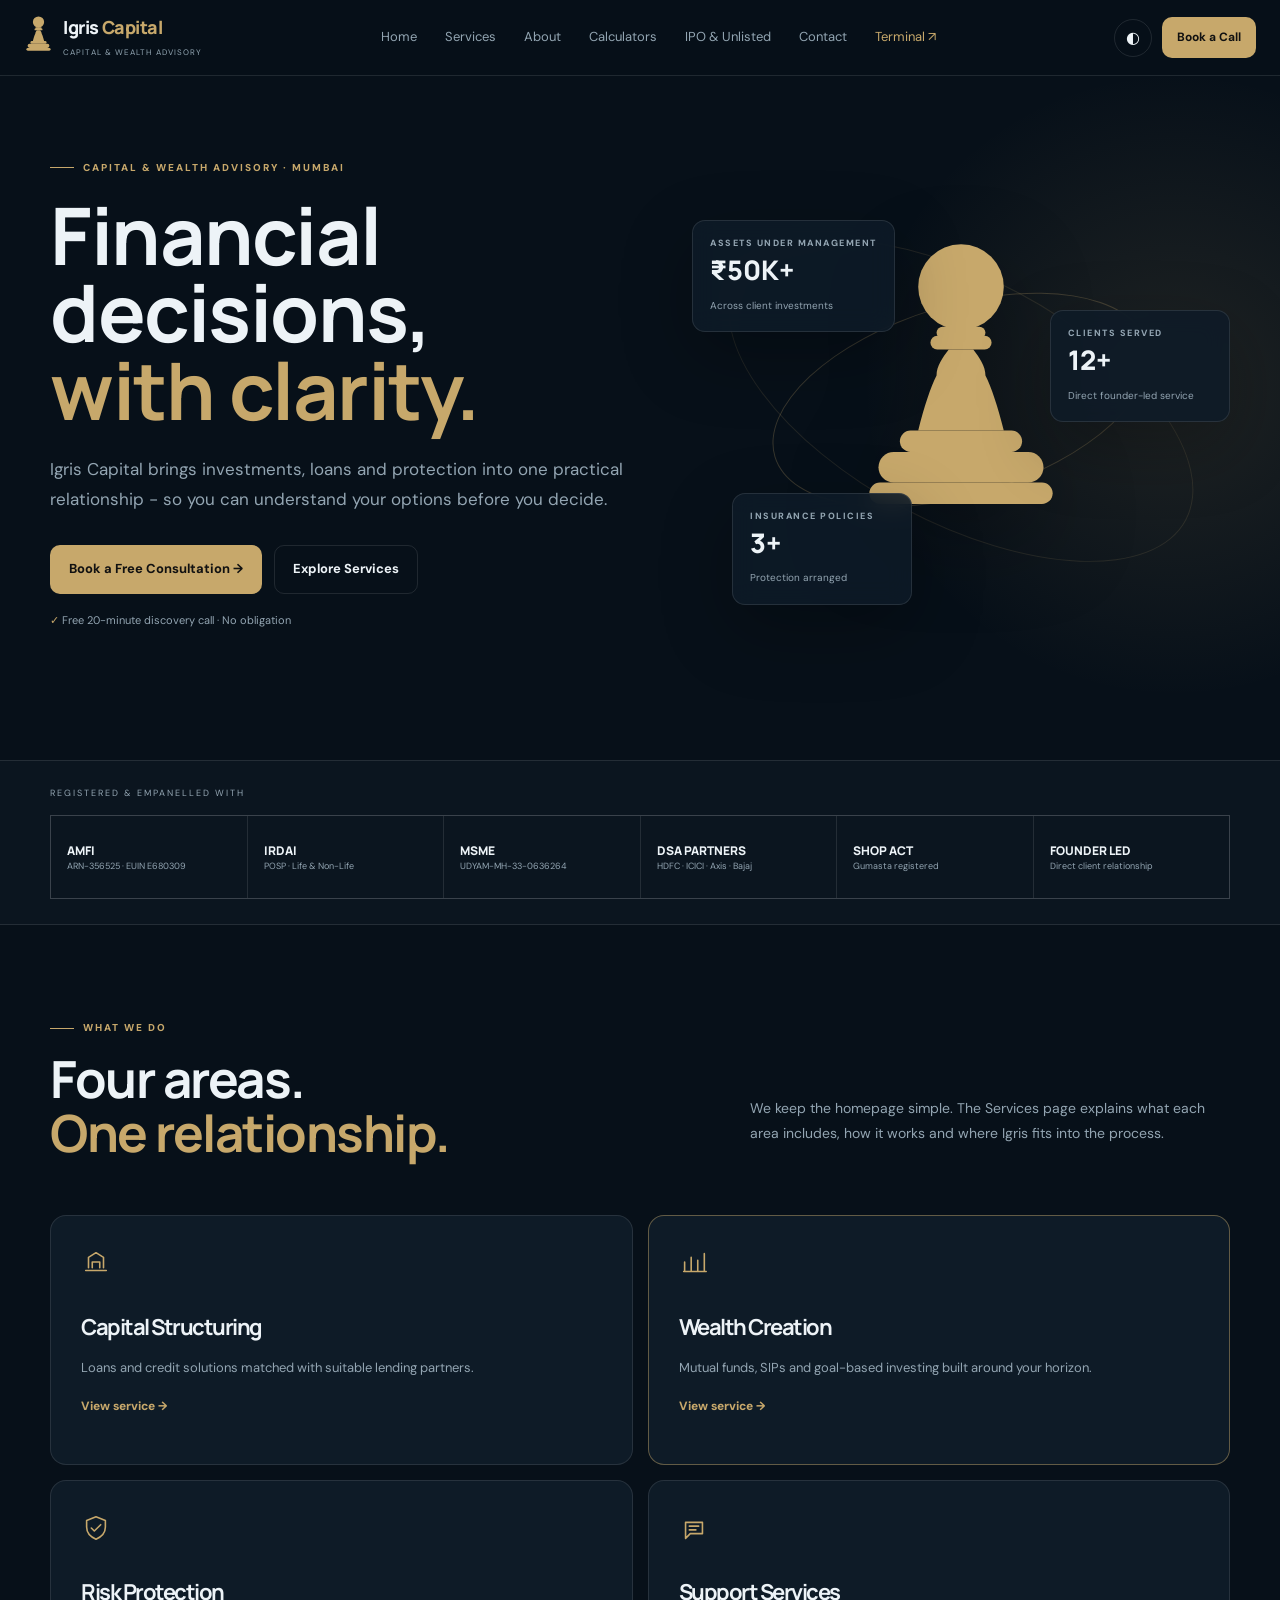
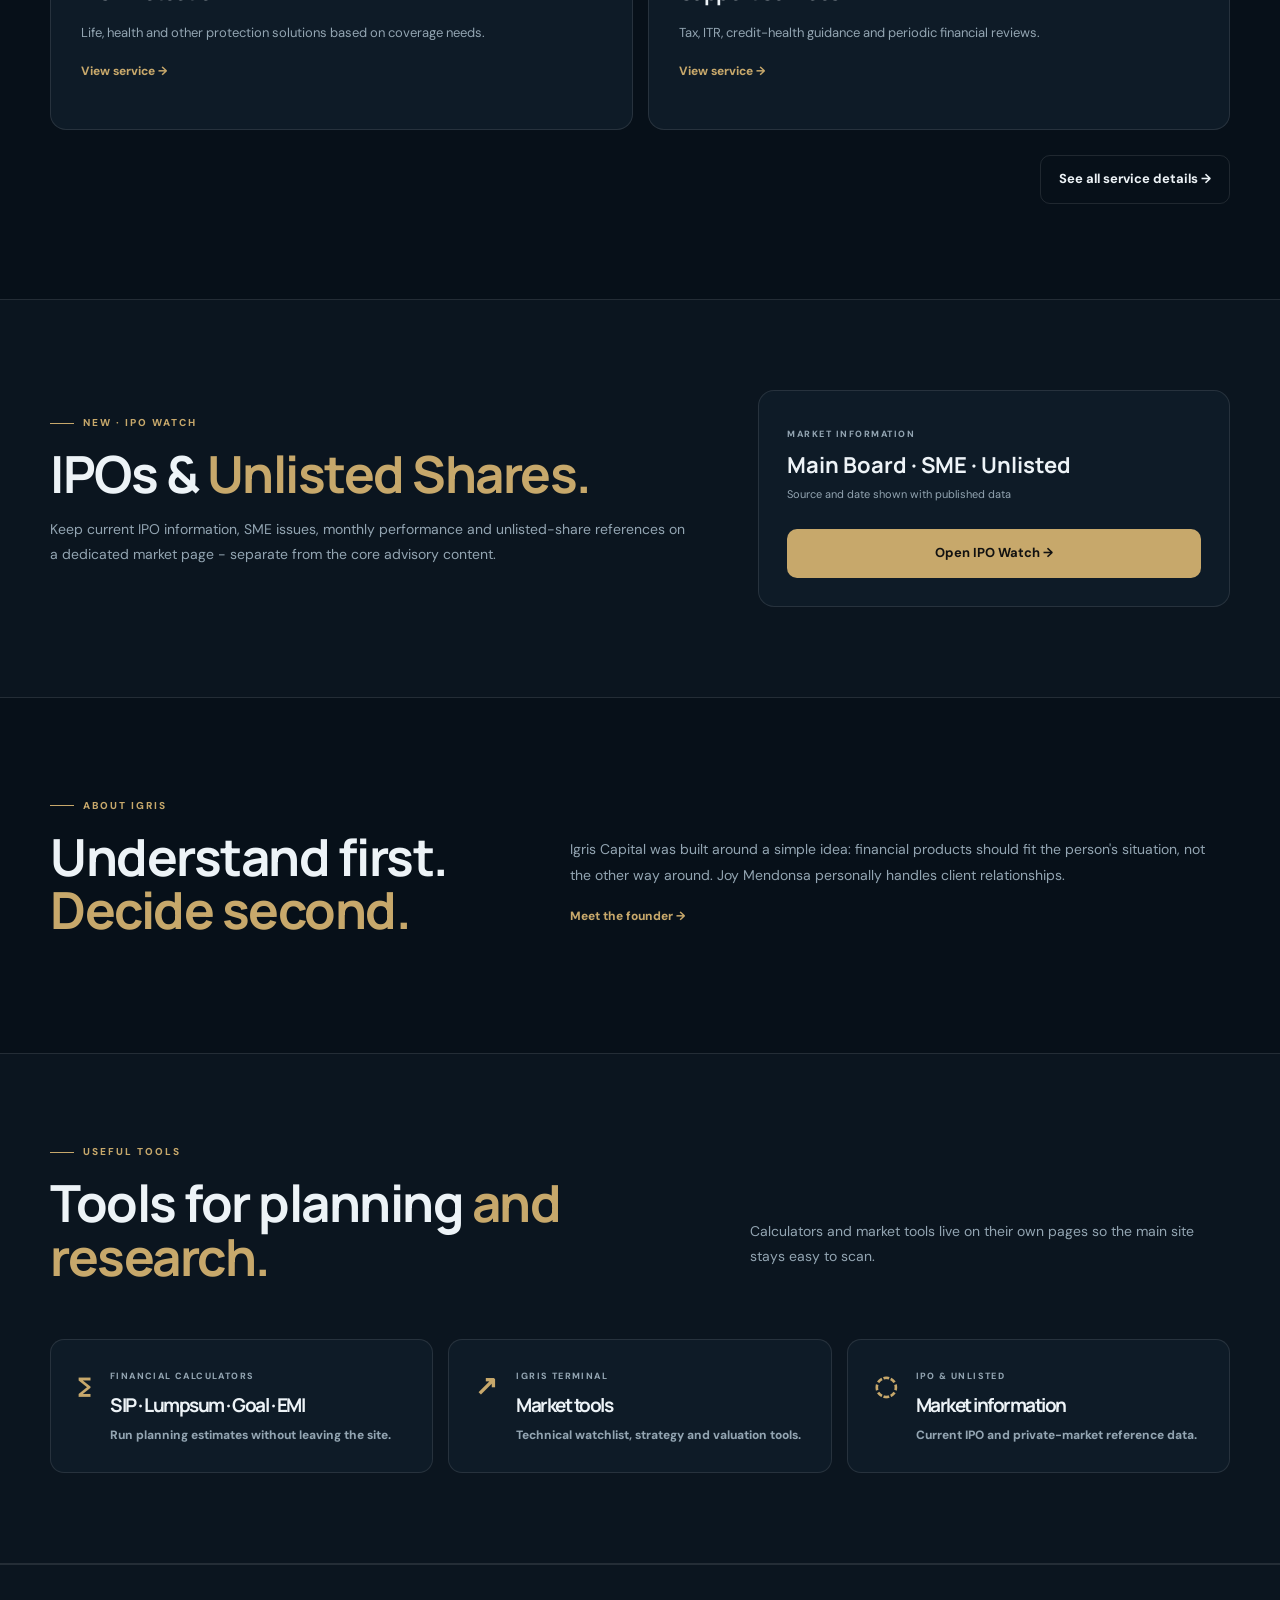
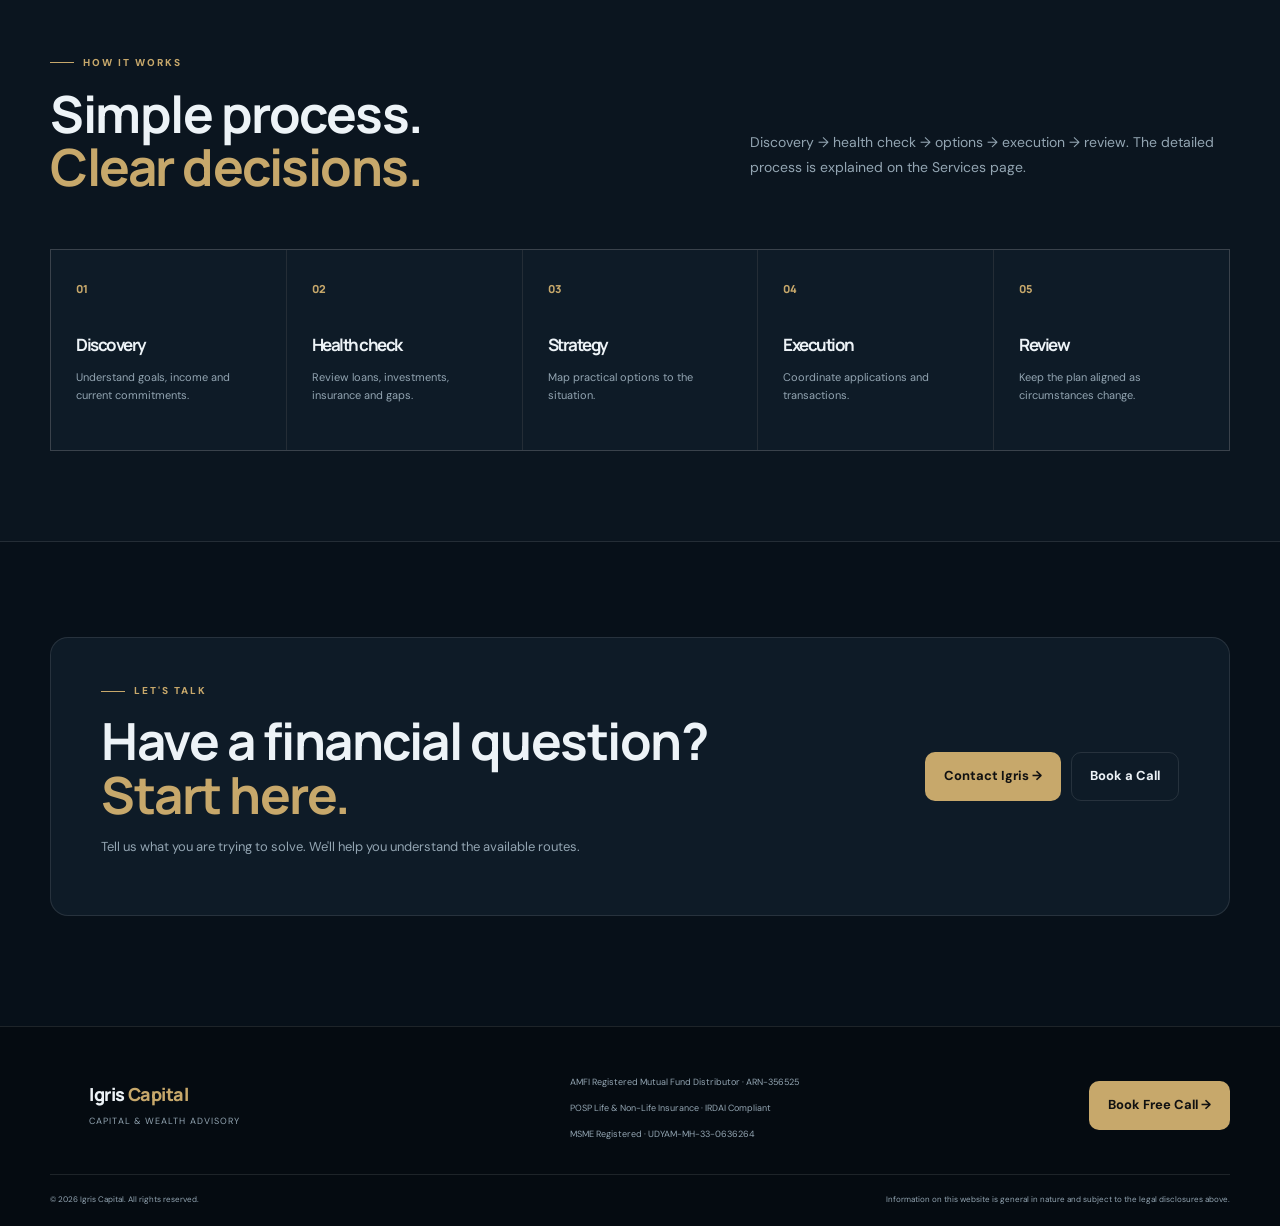
<file: index.html>
<!doctype html><html lang="en"><head><meta charset="utf-8"><meta name="viewport" content="width=device-width,initial-scale=1">
<meta name="description" content="Igris Capital - Capital & Wealth Advisory">
<title>Igris Capital | Capital & Wealth Advisory</title>
<link rel="icon" type="image/png" href="assets/igris-logo.svg">
<link rel="preconnect" href="https://fonts.googleapis.com"><link rel="preconnect" href="https://fonts.gstatic.com" crossorigin>
<link href="https://fonts.googleapis.com/css2?family=DM+Sans:wght@400;500;600;700&family=Manrope:wght@500;600;700;800&display=swap" rel="stylesheet">
<link rel="stylesheet" href="styles.css"></head><body>
<div class="progress" id="progress"></div><header class="site-header" id="siteHeader">
<a aria-label="Igris Capital home" class="brand" href="index.html">
<span aria-hidden="true" class="brand-mark">
<svg role="img" viewbox="0 0 72 104">
<circle cx="36" cy="15" r="14"></circle><rect height="4" rx="2" width="16" x="28" y="28"></rect>
<rect height="4.5" rx="2.25" width="20" x="26" y="31"></rect>
<path d="M32 35.5C30 38 28 41 28 44c-2 4-4 10-6 18h28c-2-8-4-14-6-18 0-3-2-6-4-8.5z"></path>
<rect height="7" rx="3.5" width="40" x="16" y="62"></rect><rect height="10" rx="5" width="54" x="9" y="69"></rect><rect height="7" rx="3.5" width="60" x="6" y="79"></rect>
</svg>
</span>
<span><strong>Igris</strong><b>Capital</b><small>Capital &amp; Wealth Advisory</small></span>
</a>
<nav aria-label="Primary" class="desktop-nav">
<a href="#home">Home</a><a href="services.html">Services</a><a href="about.html">About</a>
<a href="calculators.html">Calculators</a><a href="unlisted.html">IPO &amp; Unlisted</a><a href="contact.html">Contact</a>
<a class="nav-external" href="https://terminal.igriscapital.in" rel="noopener">Terminal ↗</a>
</nav>
<div class="header-actions">
<button aria-label="Toggle dark mode" class="theme-btn" id="themeBtn">◐</button>
<a class="btn btn-primary small" href="https://calendly.com/joy-igriscapital/30min" rel="noopener">Book a Call</a>
<button aria-label="Open menu" class="menu-btn" id="menuBtn"><i></i><i></i><i></i></button>
</div>
</header><div class="mobile-menu" id="mobileMenu">
<a href="#home">Home</a><a href="#services">Services</a><a href="about.html">About</a>
<a href="calculators.html">Calculators</a><a href="unlisted.html">IPO &amp; Unlisted</a><a href="#contact">Contact</a>
<a href="https://terminal.igriscapital.in" rel="noopener">Igris Terminal ↗</a>
<a class="mobile-book" href="https://calendly.com/joy-igriscapital/30min" rel="noopener">Book Free Consultation</a>
</div><main>
<section class="hero" id="home">
 <div class="hero-grid">
  <div class="hero-copy reveal">
   <div class="eyebrow"><span></span> Capital &amp; Wealth Advisory · Mumbai</div>
   <h1>Financial decisions,<br><em>with clarity.</em></h1>
   <p class="lead">Igris Capital brings investments, loans and protection into one practical relationship - so you can understand your options before you decide.</p>
   <div class="actions"><a class="btn btn-primary" href="contact.html">Book a Free Consultation →</a><a class="btn btn-ghost" href="services.html">Explore Services</a></div>
   <p class="hero-note"><span>✓</span> Free 20-minute discovery call · No obligation</p>
  </div>
  <div class="hero-visual reveal delay-1">
   <div class="orbit orbit-1"></div><div class="orbit orbit-2"></div>
   <div class="hero-pawn"><svg viewBox="0 0 72 104" aria-hidden="true"><circle cx="36" cy="15" r="14"/><rect x="28" y="28" width="16" height="4" rx="2"/><rect x="26" y="31" width="20" height="4.5" rx="2.25"/><path d="M32 35.5C30 38 28 41 28 44c-2 4-4 10-6 18h28c-2-8-4-14-6-18 0-3-2-6-4-8.5z"/><rect x="16" y="62" width="40" height="7" rx="3.5"/><rect x="9" y="69" width="54" height="10" rx="5"/><rect x="6" y="79" width="60" height="7" rx="3.5"/></svg></div>
   <div class="floating-card fc-b"><small>CLIENTS SERVED</small><strong id="heroClients">10+</strong><span>Direct founder-led service</span></div>
   <div class="floating-card fc-a"><small>ASSETS UNDER MANAGEMENT</small><strong id="heroAum">₹20K+</strong><span>Across client investments</span></div>
   <div class="floating-card fc-c"><small>INSURANCE POLICIES</small><strong id="heroInsurance">5+</strong><span>Protection arranged</span></div>
  </div>
 </div>
</section>
<section class="trust-strip"><div class="container"><div class="section-kicker">Registered &amp; empanelled with</div><div class="trust-grid">
<div><b>AMFI</b><span>ARN-356525 · EUIN E680309</span></div><div><b>IRDAI</b><span>POSP · Life &amp; Non-Life</span></div><div><b>MSME</b><span>UDYAM-MH-33-0636264</span></div><div><b>DSA PARTNERS</b><span>HDFC · ICICI · Axis · Bajaj</span></div><div><b>SHOP ACT</b><span>Gumasta registered</span></div><div><b>FOUNDER LED</b><span>Direct client relationship</span></div>
</div></div></section>
<section class="section compact-section" id="services"><div class="container">
 <div class="section-head reveal"><div><div class="eyebrow"><span></span> What we do</div><h2>Four areas.<br><em>One relationship.</em></h2></div><p>We keep the homepage simple. The Services page explains what each area includes, how it works and where Igris fits into the process.</p></div>
 <div class="service-grid service-grid-compact">
  <article class="service-card reveal"><div class="icon icon-capital" aria-hidden="true"><svg viewBox="0 0 32 32"><path d="M6 24h20M8 21V10l8-5 8 5v11M12 21v-6h8v6M5 24h22"/></svg></div><h3>Capital Structuring</h3><p>Loans and credit solutions matched with suitable lending partners.</p><a href="services.html#capital">View service →</a></article>
  <article class="service-card featured reveal delay-1"><div class="icon icon-wealth" aria-hidden="true"><svg viewBox="0 0 32 32"><path d="M6 24V15M13 24V10M20 24V13M27 24V6M5 25h24"/></svg></div><h3>Wealth Creation</h3><p>Mutual funds, SIPs and goal-based investing built around your horizon.</p><a href="services.html#wealth">View service →</a></article>
  <article class="service-card reveal delay-2"><div class="icon icon-protection" aria-hidden="true"><svg viewBox="0 0 32 32"><path d="M16 4l10 4v7c0 6.5-4.2 10.5-10 13-5.8-2.5-10-6.5-10-13V8l10-4zM11 16l3.2 3.2L21 12.5"/></svg></div><h3>Risk Protection</h3><p>Life, health and other protection solutions based on coverage needs.</p><a href="services.html#protection">View service →</a></article>
  <article class="service-card reveal"><div class="icon icon-support" aria-hidden="true"><svg viewBox="0 0 32 32"><path d="M7 10h18v12H12l-5 5v-17zM11 14h10M11 18h7"/></svg></div><h3>Support Services</h3><p>Tax, ITR, credit-health guidance and periodic financial reviews.</p><a href="services.html#support">View service →</a></article>
 </div>
 <div class="section-cta"><a class="btn btn-ghost" href="services.html">See all service details →</a></div>
</div></section>
<section class="ipo-teaser"><div class="container ipo-teaser-grid reveal">
 <div><div class="eyebrow"><span></span> New · IPO Watch</div><h2>IPOs &amp; <em>Unlisted Shares.</em></h2><p>Keep current IPO information, SME issues, monthly performance and unlisted-share references on a dedicated market page - separate from the core advisory content.</p></div>
 <div class="ipo-teaser-panel"><div><small>MARKET INFORMATION</small><strong>Main Board · SME · Unlisted</strong><span>Source and date shown with published data</span></div><a class="btn btn-primary" href="unlisted.html">Open IPO Watch →</a></div>
</div></section>
<section class="about-strip"><div class="container about-strip-grid reveal">
 <div><div class="eyebrow"><span></span> About Igris</div><h2>Understand first.<br><em>Decide second.</em></h2></div>
 <div><p>Igris Capital was built around a simple idea: financial products should fit the person's situation, not the other way around. Joy Mendonsa personally handles client relationships.</p><a class="text-link" href="about.html">Meet the founder →</a></div>
</div></section>
<section class="tools-section compact-tools"><div class="container"><div class="section-head reveal"><div><div class="eyebrow"><span></span> Useful tools</div><h2>Tools for planning <em>and research.</em></h2></div><p>Calculators and market tools live on their own pages so the main site stays easy to scan.</p></div>
<div class="tool-grid"><a class="tool-card reveal" href="calculators.html"><div class="tool-icon">∑</div><div><small>FINANCIAL CALCULATORS</small><h3>SIP · Lumpsum · Goal · EMI</h3><p>Run planning estimates without leaving the site.</p></div></a>
<a class="tool-card reveal delay-1" href="https://terminal.igriscapital.in" rel="noopener"><div class="tool-icon">↗</div><div><small>IGRIS TERMINAL</small><h3>Market tools</h3><p>Technical watchlist, strategy and valuation tools.</p></div></a>
<a class="tool-card reveal delay-2" href="unlisted.html"><div class="tool-icon">◌</div><div><small>IPO &amp; UNLISTED</small><h3>Market information</h3><p>Current IPO and private-market reference data.</p></div></a>
</div></div></section>
<section class="process-section compact-process"><div class="container"><div class="section-head reveal"><div><div class="eyebrow"><span></span> How it works</div><h2>Simple process.<br><em>Clear decisions.</em></h2></div><p>Discovery → health check → options → execution → review. The detailed process is explained on the Services page.</p></div>
<div class="process-grid"><div class="process-step"><b>01</b><h3>Discovery</h3><p>Understand goals, income and current commitments.</p></div><div class="process-step"><b>02</b><h3>Health check</h3><p>Review loans, investments, insurance and gaps.</p></div><div class="process-step"><b>03</b><h3>Strategy</h3><p>Map practical options to the situation.</p></div><div class="process-step"><b>04</b><h3>Execution</h3><p>Coordinate applications and transactions.</p></div><div class="process-step"><b>05</b><h3>Review</h3><p>Keep the plan aligned as circumstances change.</p></div></div></div></section>
<section class="contact-section home-contact"><div class="container contact-compact reveal"><div><div class="eyebrow"><span></span> Let's talk</div><h2>Have a financial question?<br><em>Start here.</em></h2><p>Tell us what you are trying to solve. We'll help you understand the available routes.</p></div><div class="contact-compact-actions"><a class="btn btn-primary" href="contact.html">Contact Igris →</a><a class="btn btn-ghost" href="https://calendly.com/joy-igriscapital/30min" rel="noopener">Book a Call</a></div></div></section>
</main><footer>
<div class="container footer-top">
<a class="brand" href="index.html"><span class="brand-mark"><svg viewbox="0 0 72 104"><use href="#footerPawn"></use></svg></span><span><strong>Igris</strong><b>Capital</b><small>Capital &amp; Wealth Advisory</small></span></a>
<div><small>AMFI Registered Mutual Fund Distributor · ARN-356525<br/>POSP Life &amp; Non-Life Insurance · IRDAI Compliant<br/>MSME Registered · UDYAM-MH-33-0636264</small></div>
<a class="btn btn-primary" href="https://calendly.com/joy-igriscapital/30min" rel="noopener">Book Free Call →</a>
</div>
<div class="container footer-bottom"><span>© 2026 Igris Capital. All rights reserved.</span><span>Information on this website is general in nature and subject to the legal disclosures above.</span></div>
</footer>
<script src="stats.js"></script><script src="app.js"></script></body></html>
</file>
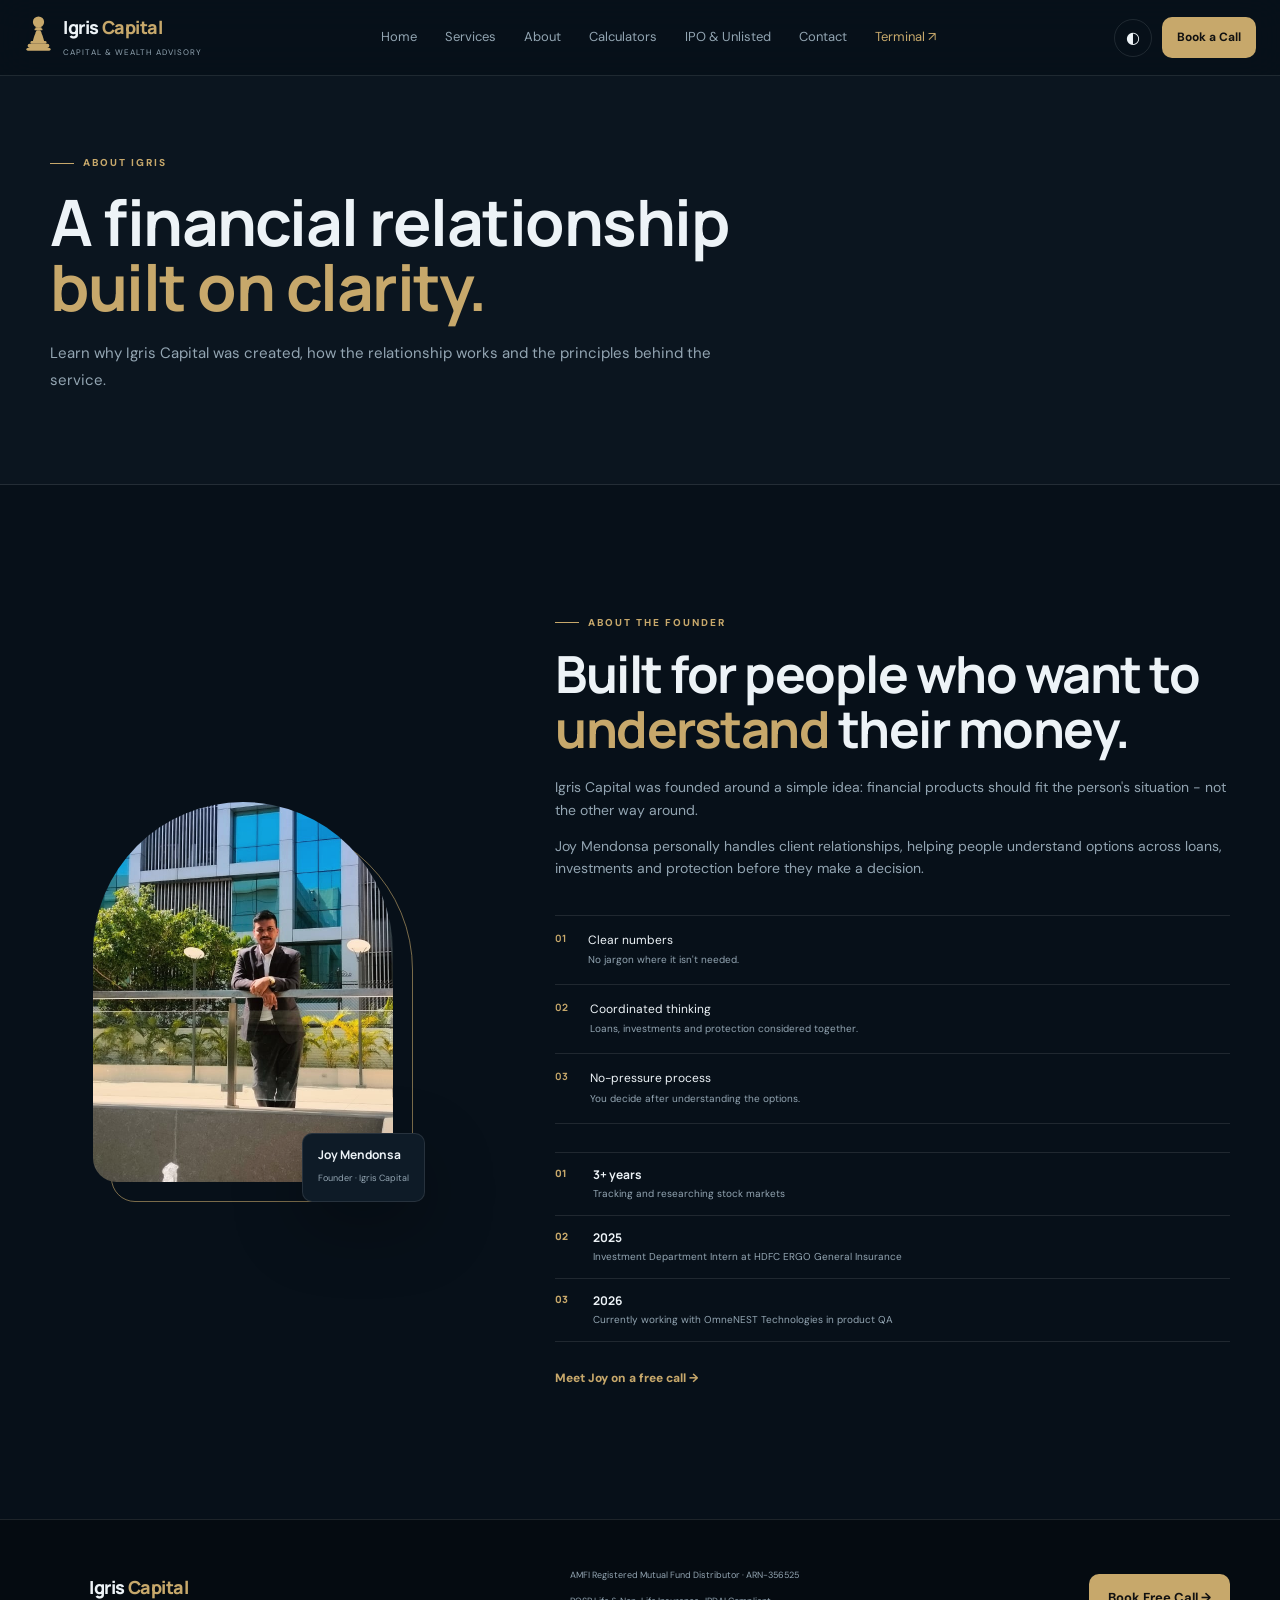
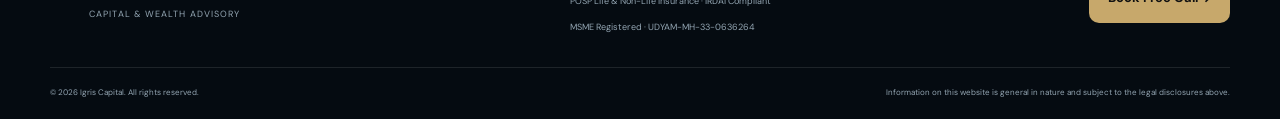
<file: about.html>
<!doctype html><html lang="en"><head><meta charset="utf-8"><meta name="viewport" content="width=device-width,initial-scale=1">
<meta name="description" content="Igris Capital - Capital & Wealth Advisory">
<title>About | Igris Capital</title>
<link rel="icon" type="image/png" href="assets/igris-logo.svg">
<link rel="preconnect" href="https://fonts.googleapis.com"><link rel="preconnect" href="https://fonts.gstatic.com" crossorigin>
<link href="https://fonts.googleapis.com/css2?family=DM+Sans:wght@400;500;600;700&family=Manrope:wght@500;600;700;800&display=swap" rel="stylesheet">
<link rel="stylesheet" href="styles.css"></head><body>
<div class="progress" id="progress"></div><header class="site-header" id="siteHeader">
<a aria-label="Igris Capital home" class="brand" href="index.html">
<span aria-hidden="true" class="brand-mark">
<svg role="img" viewbox="0 0 72 104">
<circle cx="36" cy="15" r="14"></circle><rect height="4" rx="2" width="16" x="28" y="28"></rect>
<rect height="4.5" rx="2.25" width="20" x="26" y="31"></rect>
<path d="M32 35.5C30 38 28 41 28 44c-2 4-4 10-6 18h28c-2-8-4-14-6-18 0-3-2-6-4-8.5z"></path>
<rect height="7" rx="3.5" width="40" x="16" y="62"></rect><rect height="10" rx="5" width="54" x="9" y="69"></rect><rect height="7" rx="3.5" width="60" x="6" y="79"></rect>
</svg>
</span>
<span><strong>Igris</strong><b>Capital</b><small>Capital &amp; Wealth Advisory</small></span>
</a>
<nav aria-label="Primary" class="desktop-nav">
<a href="index.html">Home</a><a href="services.html">Services</a><a href="about.html">About</a>
<a href="calculators.html">Calculators</a><a href="unlisted.html">IPO &amp; Unlisted</a><a href="contact.html">Contact</a>
<a class="nav-external" href="https://terminal.igriscapital.in" rel="noopener">Terminal ↗</a>
</nav>
<div class="header-actions">
<button aria-label="Toggle dark mode" class="theme-btn" id="themeBtn">◐</button>
<a class="btn btn-primary small" href="https://calendly.com/joy-igriscapital/30min" rel="noopener">Book a Call</a>
<button aria-label="Open menu" class="menu-btn" id="menuBtn"><i></i><i></i><i></i></button>
</div>
</header><div class="mobile-menu" id="mobileMenu">
<a href="index.html">Home</a><a href="services.html">Services</a><a href="about.html">About</a>
<a href="calculators.html">Calculators</a><a href="unlisted.html">IPO &amp; Unlisted</a><a href="contact.html">Contact</a>
<a href="https://terminal.igriscapital.in" rel="noopener">Igris Terminal ↗</a>
<a class="mobile-book" href="https://calendly.com/joy-igriscapital/30min" rel="noopener">Book Free Consultation</a>
</div><main><section class="page-title"><div class="container"><div class="eyebrow"><span></span> About Igris</div><h1>A financial relationship<br><em>built on clarity.</em></h1><p>Learn why Igris Capital was created, how the relationship works and the principles behind the service.</p></div></section><section class="about-section" id="about">
<div class="container about-grid">
<div class="portrait-wrap reveal"><div class="portrait-ring"></div><div class="portrait-photo"><img alt="Joy Mendonsa, Founder of Igris Capital" src="assets/Founder.jpeg"/></div><div class="portrait-tag"><strong>Joy Mendonsa</strong><span>Founder · Igris Capital</span></div></div>
<div class="about-copy reveal delay-1"><div class="eyebrow"><span></span> About the founder</div><h2>Built for people who want to <em>understand</em> their money.</h2>
<p>Igris Capital was founded around a simple idea: financial products should fit the person's situation - not the other way around.</p>
<p>Joy Mendonsa personally handles client relationships, helping people understand options across loans, investments and protection before they make a decision.</p>
<div class="principles"><div><b>01</b><span>Clear numbers<br/><small>No jargon where it isn't needed.</small></span></div><div><b>02</b><span>Coordinated thinking<br/><small>Loans, investments and protection considered together.</small></span></div><div><b>03</b><span>No-pressure process<br/><small>You decide after understanding the options.</small></span></div></div><div class="founder-timeline"><div><b>01</b><span><strong>3+ years</strong><small>Tracking and researching stock markets</small></span></div><div><b>02</b><span><strong>2025</strong><small>Investment Department Intern at HDFC ERGO General Insurance</small></span></div><div><b>03</b><span><strong>2026</strong><small>Currently working with OmneNEST Technologies in product QA</small></span></div></div>
<a class="text-link" href="https://calendly.com/joy-igriscapital/30min" rel="noopener">Meet Joy on a free call →</a>
</div>
</div>
</section></main><footer>
<div class="container footer-top">
<a class="brand" href="index.html"><span class="brand-mark"><svg viewbox="0 0 72 104"><use href="#footerPawn"></use></svg></span><span><strong>Igris</strong><b>Capital</b><small>Capital &amp; Wealth Advisory</small></span></a>
<div><small>AMFI Registered Mutual Fund Distributor · ARN-356525<br/>POSP Life &amp; Non-Life Insurance · IRDAI Compliant<br/>MSME Registered · UDYAM-MH-33-0636264</small></div>
<a class="btn btn-primary" href="https://calendly.com/joy-igriscapital/30min" rel="noopener">Book Free Call →</a>
</div>
<div class="container footer-bottom"><span>© 2026 Igris Capital. All rights reserved.</span><span>Information on this website is general in nature and subject to the legal disclosures above.</span></div>
</footer>
<script src="stats.js"></script><script src="app.js"></script></body></html>
</file>
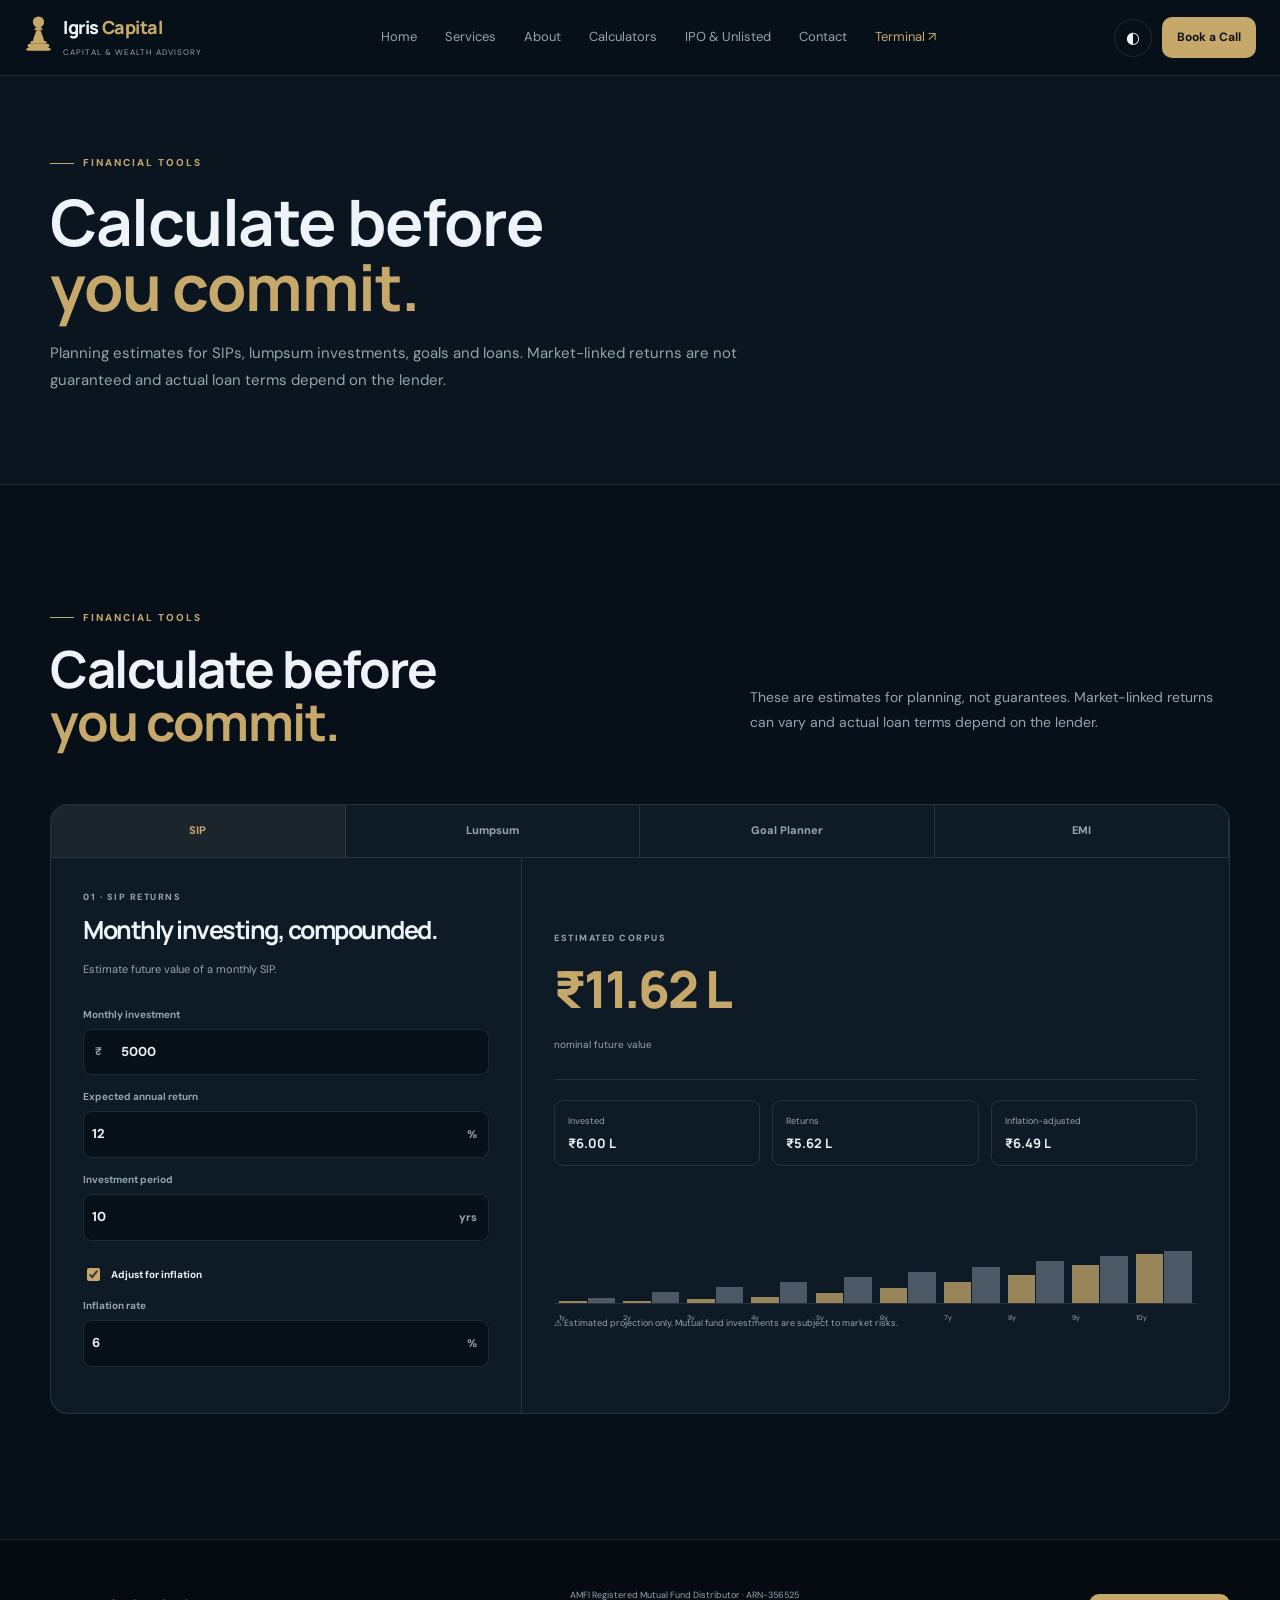
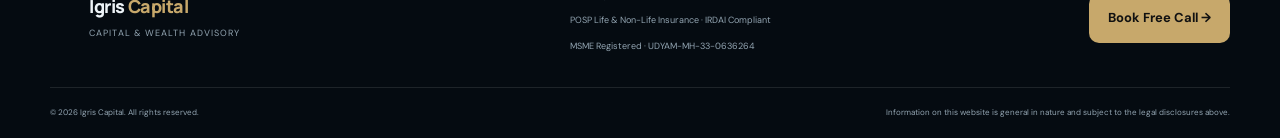
<file: calculators.html>
<!doctype html><html lang="en"><head><meta charset="utf-8"><meta name="viewport" content="width=device-width,initial-scale=1">
<meta name="description" content="Igris Capital - Capital & Wealth Advisory">
<title>Calculators | Igris Capital</title>
<link rel="icon" type="image/png" href="assets/igris-logo.svg">
<link rel="preconnect" href="https://fonts.googleapis.com"><link rel="preconnect" href="https://fonts.gstatic.com" crossorigin>
<link href="https://fonts.googleapis.com/css2?family=DM+Sans:wght@400;500;600;700&family=Manrope:wght@500;600;700;800&display=swap" rel="stylesheet">
<link rel="stylesheet" href="styles.css"></head><body>
<div class="progress" id="progress"></div><header class="site-header" id="siteHeader">
<a aria-label="Igris Capital home" class="brand" href="index.html">
<span aria-hidden="true" class="brand-mark">
<svg role="img" viewbox="0 0 72 104">
<circle cx="36" cy="15" r="14"></circle><rect height="4" rx="2" width="16" x="28" y="28"></rect>
<rect height="4.5" rx="2.25" width="20" x="26" y="31"></rect>
<path d="M32 35.5C30 38 28 41 28 44c-2 4-4 10-6 18h28c-2-8-4-14-6-18 0-3-2-6-4-8.5z"></path>
<rect height="7" rx="3.5" width="40" x="16" y="62"></rect><rect height="10" rx="5" width="54" x="9" y="69"></rect><rect height="7" rx="3.5" width="60" x="6" y="79"></rect>
</svg>
</span>
<span><strong>Igris</strong><b>Capital</b><small>Capital &amp; Wealth Advisory</small></span>
</a>
<nav aria-label="Primary" class="desktop-nav">
<a href="index.html">Home</a><a href="services.html">Services</a><a href="about.html">About</a>
<a href="calculators.html">Calculators</a><a href="unlisted.html">IPO &amp; Unlisted</a><a href="contact.html">Contact</a>
<a class="nav-external" href="https://terminal.igriscapital.in" rel="noopener">Terminal ↗</a>
</nav>
<div class="header-actions">
<button aria-label="Toggle dark mode" class="theme-btn" id="themeBtn">◐</button>
<a class="btn btn-primary small" href="https://calendly.com/joy-igriscapital/30min" rel="noopener">Book a Call</a>
<button aria-label="Open menu" class="menu-btn" id="menuBtn"><i></i><i></i><i></i></button>
</div>
</header><div class="mobile-menu" id="mobileMenu">
<a href="index.html">Home</a><a href="services.html">Services</a><a href="about.html">About</a>
<a href="calculators.html">Calculators</a><a href="unlisted.html">IPO &amp; Unlisted</a><a href="contact.html">Contact</a>
<a href="https://terminal.igriscapital.in" rel="noopener">Igris Terminal ↗</a>
<a class="mobile-book" href="https://calendly.com/joy-igriscapital/30min" rel="noopener">Book Free Consultation</a>
</div><main><section class="page-title"><div class="container"><div class="eyebrow"><span></span> Financial tools</div><h1>Calculate before<br><em>you commit.</em></h1><p>Planning estimates for SIPs, lumpsum investments, goals and loans. Market-linked returns are not guaranteed and actual loan terms depend on the lender.</p></div></section><section class="calculator-section" id="calculators">
<div class="container">
<div class="section-head reveal"><div><div class="eyebrow"><span></span> Financial tools</div><h2>Calculate before<br/><em>you commit.</em></h2></div><p>These are estimates for planning, not guarantees. Market-linked returns can vary and actual loan terms depend on the lender.</p></div>
<div class="calc-shell reveal">
<div class="calc-tabs" role="tablist">
<button class="calc-tab active" data-calc="sip">SIP</button><button class="calc-tab" data-calc="lumpsum">Lumpsum</button><button class="calc-tab" data-calc="goal">Goal Planner</button><button class="calc-tab" data-calc="emi">EMI</button>
</div>
<div class="calc-panel active" id="calc-sip">
<div class="calc-inputs"><div class="calc-title"><small>01 · SIP RETURNS</small><h3>Monthly investing, compounded.</h3><p>Estimate future value of a monthly SIP.</p></div>
<label>Monthly investment <div class="input-wrap"><span>₹</span><input id="sipAmount" min="100" step="500" type="number" value="5000"/></div></label>
<label>Expected annual return <div class="input-wrap"><input id="sipRate" max="30" min="0.1" step="0.1" type="number" value="12"/><span>%</span></div></label>
<label>Investment period <div class="input-wrap"><input id="sipYears" max="40" min="1" step="1" type="number" value="10"/><span>yrs</span></div></label>
<label class="toggle-line"><input checked="" id="sipInflationOn" type="checkbox"/><span>Adjust for inflation</span></label>
<label id="sipInflationBox">Inflation rate <div class="input-wrap"><input id="sipInflation" max="15" min="0" step="0.1" type="number" value="6"/><span>%</span></div></label>
</div>
<div class="calc-result"><div class="result-main"><small>ESTIMATED CORPUS</small><strong id="sipTotal">₹0</strong><span>nominal future value</span></div><div class="result-grid"><div><small>Invested</small><b id="sipInvested">₹0</b></div><div><small>Returns</small><b id="sipReturns">₹0</b></div><div><small>Inflation-adjusted</small><b id="sipReal">₹0</b></div></div><div class="mini-chart" id="sipChart"></div><p class="calc-note">⚠ Estimated projection only. Mutual fund investments are subject to market risks.</p></div>
</div>
<div class="calc-panel" id="calc-lumpsum">
<div class="calc-inputs"><div class="calc-title"><small>02 · LUMPSUM</small><h3>See what one investment can become.</h3><p>Estimate compound growth over time.</p></div>
<label>Investment amount <div class="input-wrap"><span>₹</span><input id="lsAmount" min="100" step="1000" type="number" value="100000"/></div></label>
<label>Expected annual return <div class="input-wrap"><input id="lsRate" max="30" min="0.1" step="0.1" type="number" value="12"/><span>%</span></div></label>
<label>Investment period <div class="input-wrap"><input id="lsYears" max="40" min="1" type="number" value="10"/><span>yrs</span></div></label>
<label class="toggle-line"><input checked="" id="lsInflationOn" type="checkbox"/><span>Adjust for inflation</span></label>
<label id="lsInflationBox">Inflation rate <div class="input-wrap"><input id="lsInflation" max="15" min="0" step="0.1" type="number" value="6"/><span>%</span></div></label>
</div>
<div class="calc-result"><div class="result-main"><small>ESTIMATED CORPUS</small><strong id="lsTotal">₹0</strong><span>nominal future value</span></div><div class="result-grid"><div><small>Invested</small><b id="lsInvested">₹0</b></div><div><small>Returns</small><b id="lsReturns">₹0</b></div><div><small>Wealth multiple</small><b id="lsMultiple">0x</b></div><div><small>Inflation-adjusted</small><b id="lsReal">₹0</b></div></div><div class="mini-chart mini-chart-compare" id="lsChart"></div><p class="calc-note">⚠ Estimated projection only. Past performance does not guarantee future results.</p></div>
</div>
<div class="calc-panel" id="calc-goal">
<div class="calc-inputs"><div class="calc-title"><small>03 · GOAL PLANNER</small><h3>Work backwards from the goal.</h3><p>Estimate the monthly SIP required to reach a target corpus.</p></div>
<label>Target corpus <div class="input-wrap"><span>₹</span><input id="goalTarget" min="1000" step="5000" type="number" value="1000000"/></div></label>
<label>Expected annual return <div class="input-wrap"><input id="goalRate" max="30" min="0.1" step="0.1" type="number" value="12"/><span>%</span></div></label>
<label>Time to goal <div class="input-wrap"><input id="goalYears" max="40" min="1" type="number" value="10"/><span>yrs</span></div></label>
<label class="toggle-line"><input checked="" id="goalInflationOn" type="checkbox"/><span>Adjust target for inflation</span></label>
<label id="goalInflationBox">Inflation rate <div class="input-wrap"><input id="goalInflation" max="15" min="0" step="0.1" type="number" value="6"/><span>%</span></div></label>
</div>
<div class="calc-result"><div class="result-main"><small>REQUIRED MONTHLY SIP</small><strong id="goalSip">₹0</strong><span>estimated monthly contribution</span></div><div class="result-grid"><div><small>Goal corpus</small><b id="goalCorpus">₹0</b></div><div><small>Inflation-adjusted target</small><b id="goalInflated">₹0</b></div><div><small>Total invested</small><b id="goalInvested">₹0</b></div><div><small>Estimated returns</small><b id="goalReturns">₹0</b></div></div><div class="mini-chart mini-chart-compare" id="goalChart"></div><p class="calc-note">⚠ Actual SIP requirements vary with investment performance.</p></div>
</div>
<div class="calc-panel" id="calc-emi">
<div class="calc-inputs"><div class="calc-title"><small>04 · EMI CALCULATOR</small><h3>Know the repayment before applying.</h3><p>Indicative monthly EMI for a loan.</p></div>
<label>Loan amount <div class="input-wrap"><span>₹</span><input id="emiAmount" min="1000" step="5000" type="number" value="1000000"/></div></label>
<label>Annual interest rate <div class="input-wrap"><input id="emiRate" max="36" min="0.1" step="0.1" type="number" value="9"/><span>%</span></div></label>
<label>Loan tenure <div class="input-wrap"><input id="emiYears" max="30" min="1" type="number" value="10"/><span>yrs</span></div></label>
<a class="btn btn-primary full" href="contact.html">Discuss Your Loan →</a>
</div>
<div class="calc-result"><div class="result-main"><small>MONTHLY EMI</small><strong id="emiMonthly">₹0</strong><span>indicative repayment</span></div><div class="result-grid"><div><small>Principal</small><b id="emiPrincipal">₹0</b></div><div><small>Total interest</small><b id="emiInterest">₹0</b></div><div><small>Total payable</small><b id="emiTotal">₹0</b></div></div><div class="mini-chart mini-chart-compare" id="emiChart"></div><p class="calc-note">⚠ EMI is indicative. Actual EMI depends on the lender, rate, fees and approved terms.</p></div>
</div>
</div>
</div>
</section></main><footer>
<div class="container footer-top">
<a class="brand" href="index.html"><span class="brand-mark"><svg viewbox="0 0 72 104"><use href="#footerPawn"></use></svg></span><span><strong>Igris</strong><b>Capital</b><small>Capital &amp; Wealth Advisory</small></span></a>
<div><small>AMFI Registered Mutual Fund Distributor · ARN-356525<br/>POSP Life &amp; Non-Life Insurance · IRDAI Compliant<br/>MSME Registered · UDYAM-MH-33-0636264</small></div>
<a class="btn btn-primary" href="https://calendly.com/joy-igriscapital/30min" rel="noopener">Book Free Call →</a>
</div>
<div class="container footer-bottom"><span>© 2026 Igris Capital. All rights reserved.</span><span>Information on this website is general in nature and subject to the legal disclosures above.</span></div>
</footer>
<script src="stats.js"></script><script src="app.js"></script></body></html>
</file>
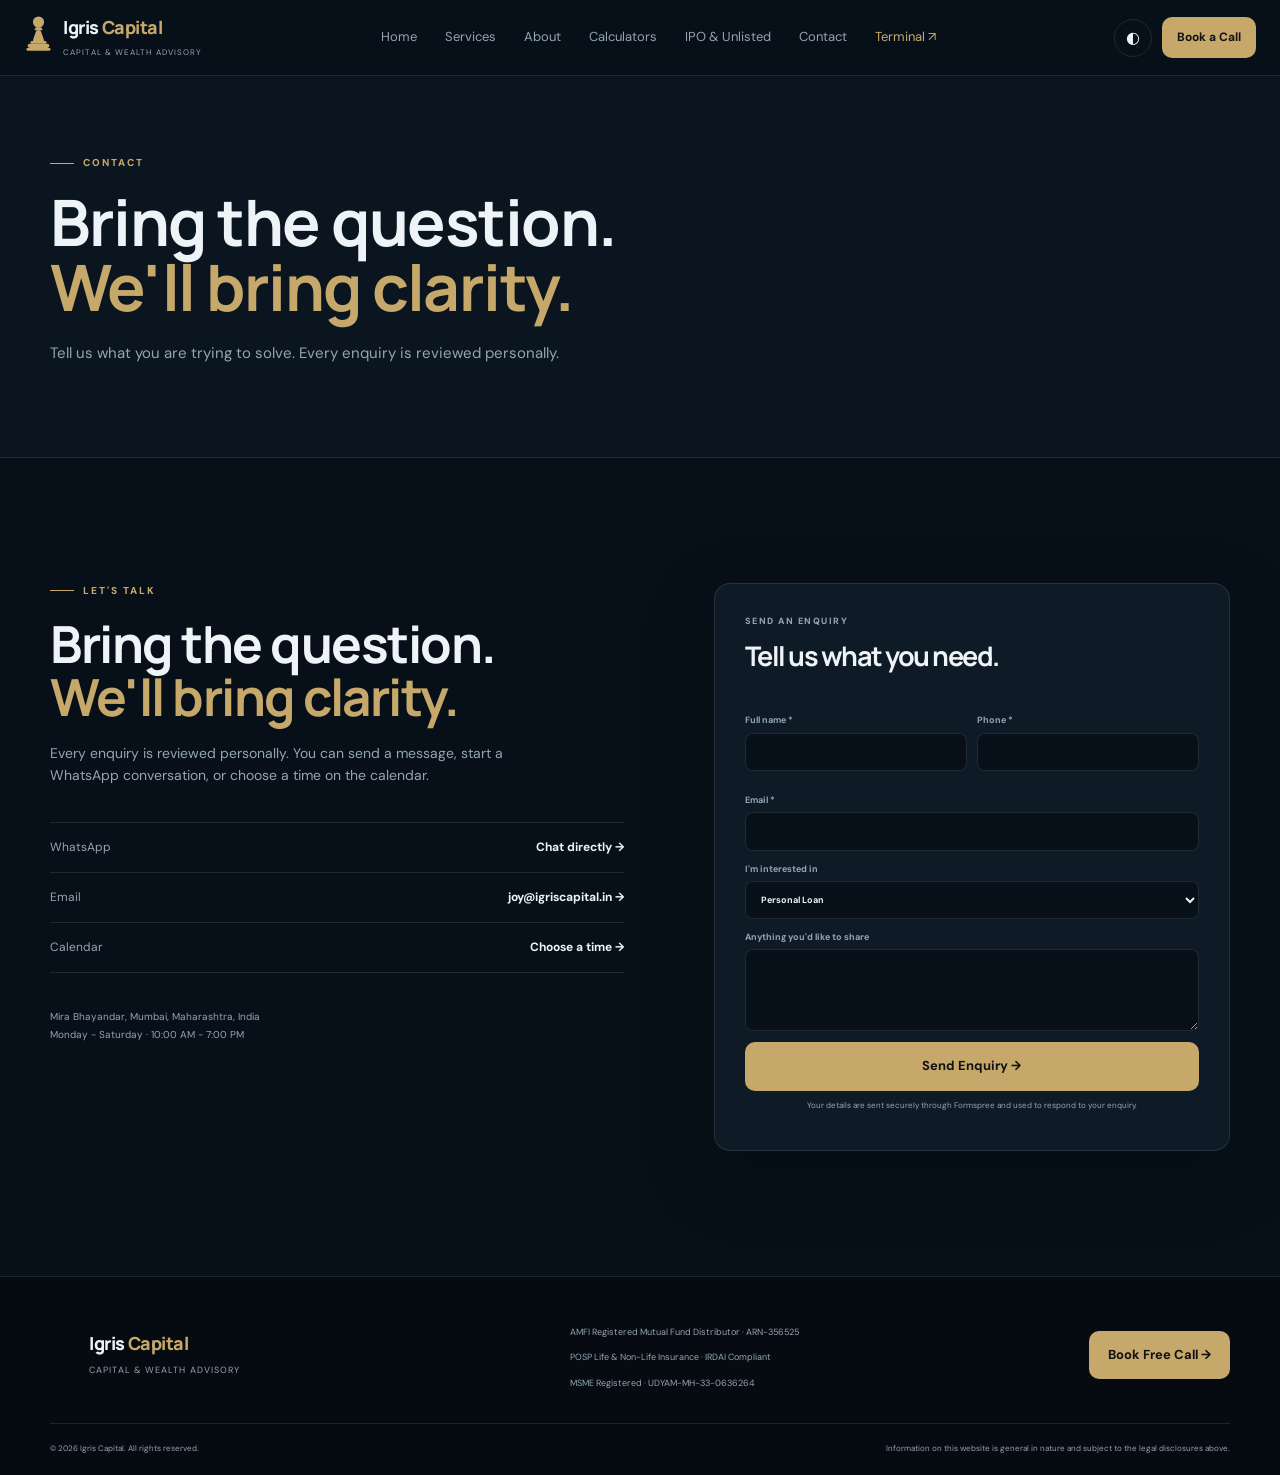
<file: contact.html>
<!doctype html><html lang="en"><head><meta charset="utf-8"><meta name="viewport" content="width=device-width,initial-scale=1">
<meta name="description" content="Igris Capital - Capital & Wealth Advisory">
<title>Contact | Igris Capital</title>
<link rel="icon" type="image/png" href="assets/igris-logo.svg">
<link rel="preconnect" href="https://fonts.googleapis.com"><link rel="preconnect" href="https://fonts.gstatic.com" crossorigin>
<link href="https://fonts.googleapis.com/css2?family=DM+Sans:wght@400;500;600;700&family=Manrope:wght@500;600;700;800&display=swap" rel="stylesheet">
<link rel="stylesheet" href="styles.css"></head><body>
<div class="progress" id="progress"></div><header class="site-header" id="siteHeader">
<a aria-label="Igris Capital home" class="brand" href="index.html">
<span aria-hidden="true" class="brand-mark">
<svg role="img" viewbox="0 0 72 104">
<circle cx="36" cy="15" r="14"></circle><rect height="4" rx="2" width="16" x="28" y="28"></rect>
<rect height="4.5" rx="2.25" width="20" x="26" y="31"></rect>
<path d="M32 35.5C30 38 28 41 28 44c-2 4-4 10-6 18h28c-2-8-4-14-6-18 0-3-2-6-4-8.5z"></path>
<rect height="7" rx="3.5" width="40" x="16" y="62"></rect><rect height="10" rx="5" width="54" x="9" y="69"></rect><rect height="7" rx="3.5" width="60" x="6" y="79"></rect>
</svg>
</span>
<span><strong>Igris</strong><b>Capital</b><small>Capital &amp; Wealth Advisory</small></span>
</a>
<nav aria-label="Primary" class="desktop-nav">
<a href="index.html">Home</a><a href="services.html">Services</a><a href="about.html">About</a>
<a href="calculators.html">Calculators</a><a href="unlisted.html">IPO &amp; Unlisted</a><a href="contact.html">Contact</a>
<a class="nav-external" href="https://terminal.igriscapital.in" rel="noopener">Terminal ↗</a>
</nav>
<div class="header-actions">
<button aria-label="Toggle dark mode" class="theme-btn" id="themeBtn">◐</button>
<a class="btn btn-primary small" href="https://calendly.com/joy-igriscapital/30min" rel="noopener">Book a Call</a>
<button aria-label="Open menu" class="menu-btn" id="menuBtn"><i></i><i></i><i></i></button>
</div>
</header><div class="mobile-menu" id="mobileMenu">
<a href="index.html">Home</a><a href="services.html">Services</a><a href="about.html">About</a>
<a href="calculators.html">Calculators</a><a href="unlisted.html">IPO &amp; Unlisted</a><a href="contact.html">Contact</a>
<a href="https://terminal.igriscapital.in" rel="noopener">Igris Terminal ↗</a>
<a class="mobile-book" href="https://calendly.com/joy-igriscapital/30min" rel="noopener">Book Free Consultation</a>
</div><main><section class="page-title"><div class="container"><div class="eyebrow"><span></span> Contact</div><h1>Bring the question.<br><em>We'll bring clarity.</em></h1><p>Tell us what you are trying to solve. Every enquiry is reviewed personally.</p></div></section><section class="contact-section" id="contact">
<div class="container contact-grid">
<div class="contact-copy reveal"><div class="eyebrow"><span></span> Let's talk</div><h2>Bring the question.<br/><em>We'll bring clarity.</em></h2><p>Every enquiry is reviewed personally. You can send a message, start a WhatsApp conversation, or choose a time on the calendar.</p>
<div class="contact-links"><a href="https://wa.me/918928793627?text=Hi%20Joy%2C%20I%27d%20like%20to%20know%20more%20about%20Igris%20Capital." rel="noopener"><span>WhatsApp</span><b>Chat directly →</b></a><a href="mailto:joy@igriscapital.in"><span>Email</span><b>joy@igriscapital.in →</b></a><a href="https://calendly.com/joy-igriscapital/30min" rel="noopener"><span>Calendar</span><b>Choose a time →</b></a></div>
<div class="contact-meta">Mira Bhayandar, Mumbai, Maharashtra, India<br/>Monday - Saturday · 10:00 AM - 7:00 PM</div>
</div>
<div class="form-card reveal delay-1">
<div id="formView"><div class="form-head"><small>SEND AN ENQUIRY</small><h3>Tell us what you need.</h3></div>
<form action="https://formspree.io/f/xjganlan" id="contactForm" method="POST">
<input name="_subject" type="hidden" value="New Igris Capital Website Enquiry"/>
<input autocomplete="off" class="honeypot" name="_gotcha" tabindex="-1" type="text"/>
<div class="form-row"><label>Full name *<input autocomplete="name" id="name" name="name" required=""/></label><label>Phone *<input autocomplete="tel" id="phone" name="phone" required=""/></label></div>
<label>Email *<input autocomplete="email" id="email" name="email" required="" type="email"/></label>
<label>I'm interested in<select name="service"><option>Personal Loan</option><option>Business Loan</option><option>Home Loan / LAP</option><option>Mutual Funds &amp; SIP</option><option>Health / Term Insurance</option><option>Tax Filing Assistance</option><option>Credit Card</option><option>Complete Financial Review</option><option>Not sure yet - just exploring</option></select></label>
<label>Anything you'd like to share<textarea name="message" rows="4"></textarea></label>
<button class="btn btn-primary full" id="formBtn" type="submit">Send Enquiry →</button>
<p class="form-note">Your details are sent securely through Formspree and used to respond to your enquiry.</p>
</form>
</div>
<div class="form-success" hidden="" id="formSuccess"><div class="success-mark">✓</div><h3>Enquiry received.</h3><p>Thank you. Joy will review your message and get back to you.</p><a class="btn btn-primary" href="https://calendly.com/joy-igriscapital/30min" rel="noopener">Book a time now →</a><a class="text-link" href="index.html">Back to home</a></div>
</div>
</div>
</section></main><footer>
<div class="container footer-top">
<a class="brand" href="index.html"><span class="brand-mark"><svg viewbox="0 0 72 104"><use href="#footerPawn"></use></svg></span><span><strong>Igris</strong><b>Capital</b><small>Capital &amp; Wealth Advisory</small></span></a>
<div><small>AMFI Registered Mutual Fund Distributor · ARN-356525<br/>POSP Life &amp; Non-Life Insurance · IRDAI Compliant<br/>MSME Registered · UDYAM-MH-33-0636264</small></div>
<a class="btn btn-primary" href="https://calendly.com/joy-igriscapital/30min" rel="noopener">Book Free Call →</a>
</div>
<div class="container footer-bottom"><span>© 2026 Igris Capital. All rights reserved.</span><span>Information on this website is general in nature and subject to the legal disclosures above.</span></div>
</footer>
<script src="stats.js"></script><script src="app.js"></script></body></html>
</file>
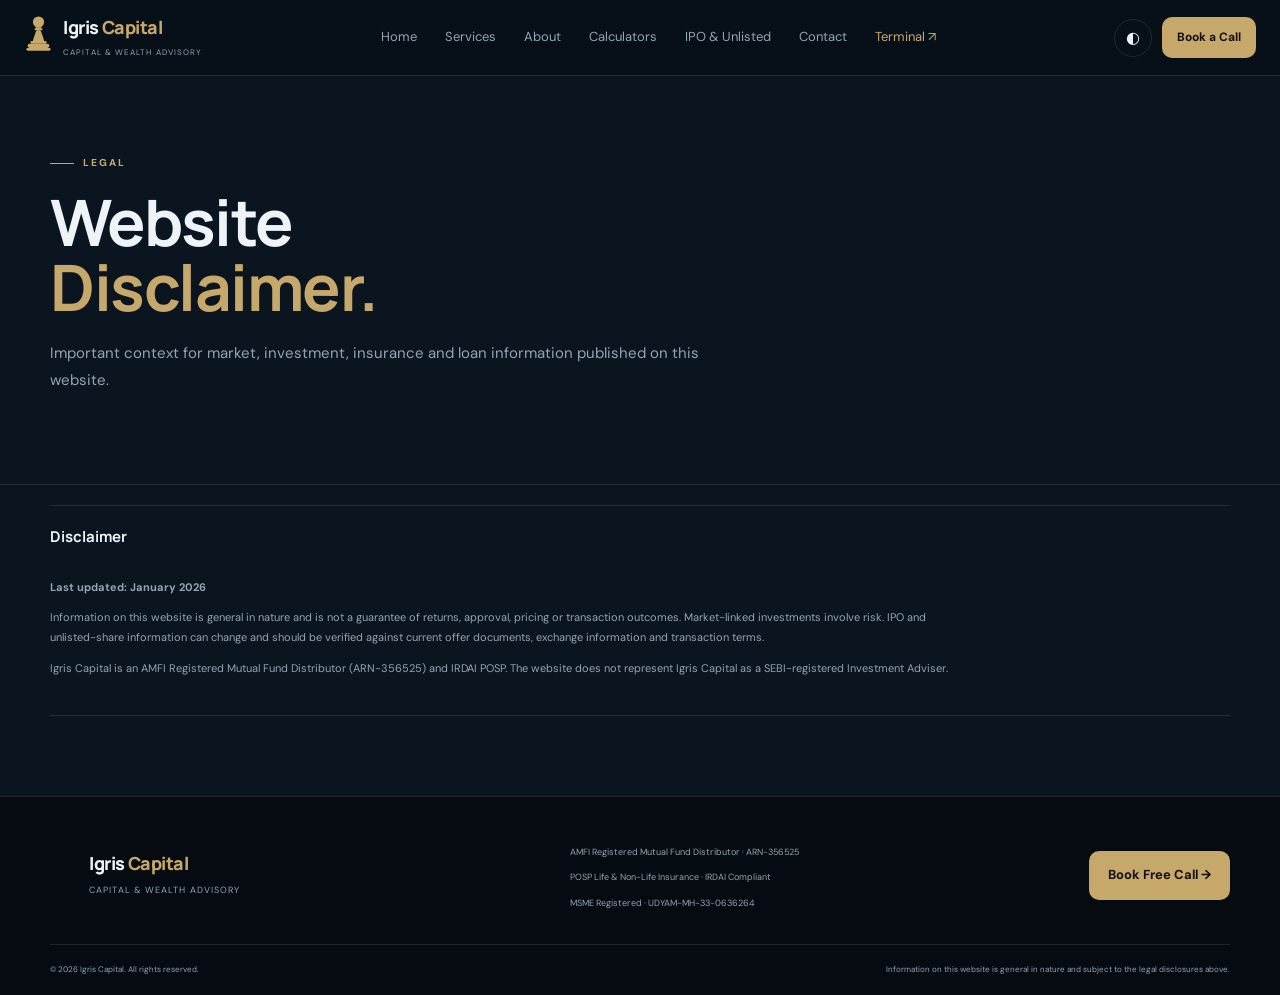
<file: disclaimer.html>
<!doctype html><html lang="en"><head><meta charset="utf-8"><meta name="viewport" content="width=device-width,initial-scale=1">
<meta name="description" content="Igris Capital - Capital & Wealth Advisory">
<title>Disclaimer | Igris Capital</title>
<link rel="icon" type="image/png" href="assets/igris-logo.svg">
<link rel="preconnect" href="https://fonts.googleapis.com"><link rel="preconnect" href="https://fonts.gstatic.com" crossorigin>
<link href="https://fonts.googleapis.com/css2?family=DM+Sans:wght@400;500;600;700&family=Manrope:wght@500;600;700;800&display=swap" rel="stylesheet">
<link rel="stylesheet" href="styles.css"></head><body>
<div class="progress" id="progress"></div><header class="site-header" id="siteHeader">
<a aria-label="Igris Capital home" class="brand" href="index.html">
<span aria-hidden="true" class="brand-mark">
<svg role="img" viewbox="0 0 72 104">
<circle cx="36" cy="15" r="14"></circle><rect height="4" rx="2" width="16" x="28" y="28"></rect>
<rect height="4.5" rx="2.25" width="20" x="26" y="31"></rect>
<path d="M32 35.5C30 38 28 41 28 44c-2 4-4 10-6 18h28c-2-8-4-14-6-18 0-3-2-6-4-8.5z"></path>
<rect height="7" rx="3.5" width="40" x="16" y="62"></rect><rect height="10" rx="5" width="54" x="9" y="69"></rect><rect height="7" rx="3.5" width="60" x="6" y="79"></rect>
</svg>
</span>
<span><strong>Igris</strong><b>Capital</b><small>Capital &amp; Wealth Advisory</small></span>
</a>
<nav aria-label="Primary" class="desktop-nav">
<a href="index.html">Home</a><a href="services.html">Services</a><a href="about.html">About</a>
<a href="calculators.html">Calculators</a><a href="unlisted.html">IPO &amp; Unlisted</a><a href="contact.html">Contact</a>
<a class="nav-external" href="https://terminal.igriscapital.in" rel="noopener">Terminal ↗</a>
</nav>
<div class="header-actions">
<button aria-label="Toggle dark mode" class="theme-btn" id="themeBtn">◐</button>
<a class="btn btn-primary small" href="https://calendly.com/joy-igriscapital/30min" rel="noopener">Book a Call</a>
<button aria-label="Open menu" class="menu-btn" id="menuBtn"><i></i><i></i><i></i></button>
</div>
</header><div class="mobile-menu" id="mobileMenu">
<a href="index.html">Home</a><a href="services.html">Services</a><a href="about.html">About</a>
<a href="calculators.html">Calculators</a><a href="unlisted.html">IPO &amp; Unlisted</a><a href="contact.html">Contact</a>
<a href="https://terminal.igriscapital.in" rel="noopener">Igris Terminal ↗</a>
<a class="mobile-book" href="https://calendly.com/joy-igriscapital/30min" rel="noopener">Book Free Consultation</a>
</div><main><section class="page-title"><div class="container"><div class="eyebrow"><span></span> Legal</div><h1>Website<br><em>Disclaimer.</em></h1><p>Important context for market, investment, insurance and loan information published on this website.</p></div></section><section class="legal-section"><div class="container legal-grid"><details open><summary>Disclaimer</summary><div class="legal-content"><p><strong>Last updated: January 2026</strong></p><p>Information on this website is general in nature and is not a guarantee of returns, approval, pricing or transaction outcomes. Market-linked investments involve risk. IPO and unlisted-share information can change and should be verified against current offer documents, exchange information and transaction terms.</p><p>Igris Capital is an AMFI Registered Mutual Fund Distributor (ARN-356525) and IRDAI POSP. The website does not represent Igris Capital as a SEBI-registered Investment Adviser.</p></div></details></div></section></main><footer>
<div class="container footer-top">
<a class="brand" href="index.html"><span class="brand-mark"><svg viewbox="0 0 72 104"><use href="#footerPawn"></use></svg></span><span><strong>Igris</strong><b>Capital</b><small>Capital &amp; Wealth Advisory</small></span></a>
<div><small>AMFI Registered Mutual Fund Distributor · ARN-356525<br/>POSP Life &amp; Non-Life Insurance · IRDAI Compliant<br/>MSME Registered · UDYAM-MH-33-0636264</small></div>
<a class="btn btn-primary" href="https://calendly.com/joy-igriscapital/30min" rel="noopener">Book Free Call →</a>
</div>
<div class="container footer-bottom"><span>© 2026 Igris Capital. All rights reserved.</span><span>Information on this website is general in nature and subject to the legal disclosures above.</span></div>
</footer>
<script src="stats.js"></script><script src="app.js"></script></body></html>
</file>
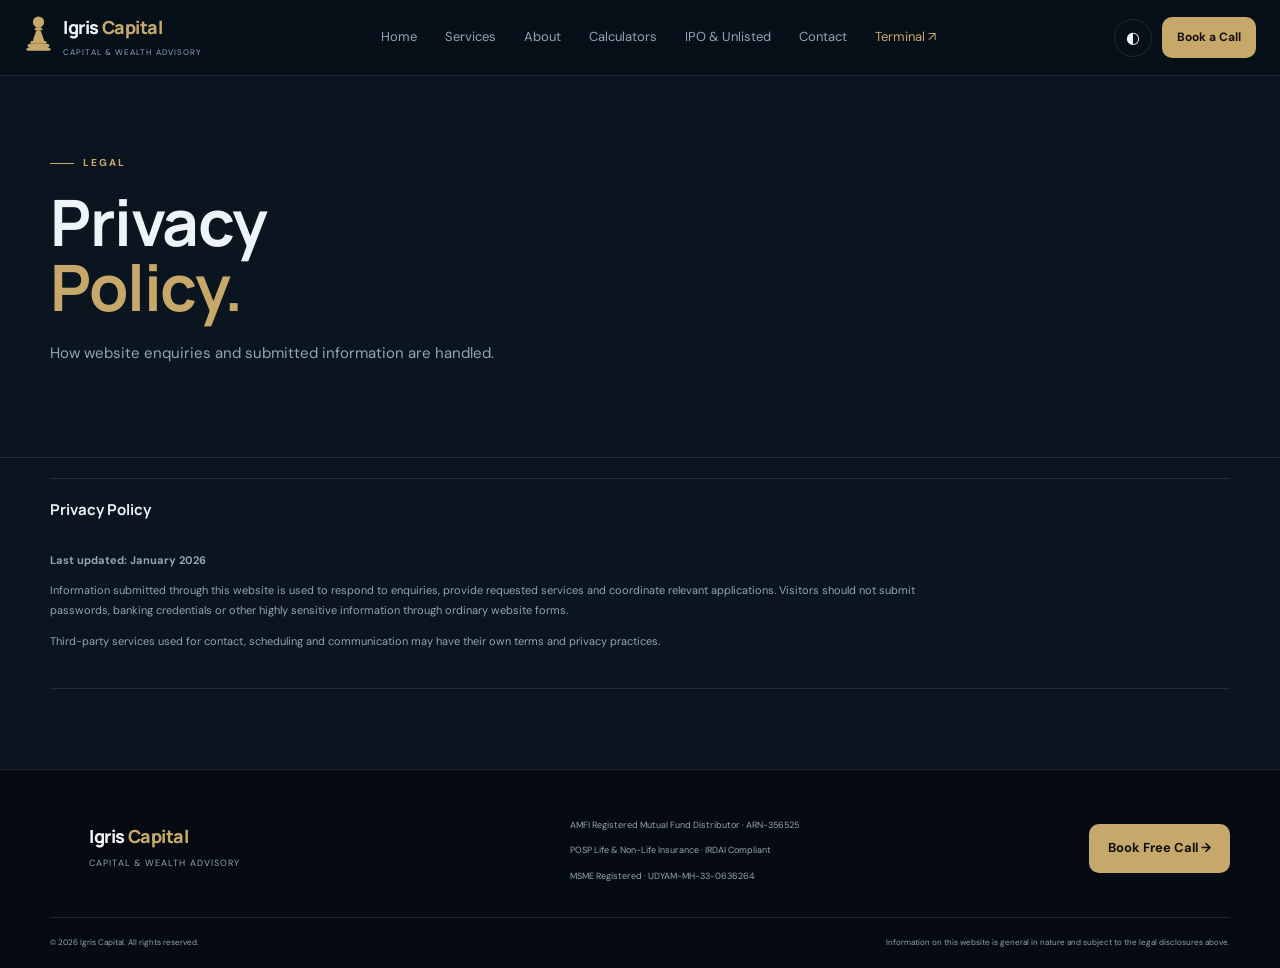
<file: privacy.html>
<!doctype html><html lang="en"><head><meta charset="utf-8"><meta name="viewport" content="width=device-width,initial-scale=1">
<meta name="description" content="Igris Capital - Capital & Wealth Advisory">
<title>Privacy Policy | Igris Capital</title>
<link rel="icon" type="image/png" href="assets/igris-logo.svg">
<link rel="preconnect" href="https://fonts.googleapis.com"><link rel="preconnect" href="https://fonts.gstatic.com" crossorigin>
<link href="https://fonts.googleapis.com/css2?family=DM+Sans:wght@400;500;600;700&family=Manrope:wght@500;600;700;800&display=swap" rel="stylesheet">
<link rel="stylesheet" href="styles.css"></head><body>
<div class="progress" id="progress"></div><header class="site-header" id="siteHeader">
<a aria-label="Igris Capital home" class="brand" href="index.html">
<span aria-hidden="true" class="brand-mark">
<svg role="img" viewbox="0 0 72 104">
<circle cx="36" cy="15" r="14"></circle><rect height="4" rx="2" width="16" x="28" y="28"></rect>
<rect height="4.5" rx="2.25" width="20" x="26" y="31"></rect>
<path d="M32 35.5C30 38 28 41 28 44c-2 4-4 10-6 18h28c-2-8-4-14-6-18 0-3-2-6-4-8.5z"></path>
<rect height="7" rx="3.5" width="40" x="16" y="62"></rect><rect height="10" rx="5" width="54" x="9" y="69"></rect><rect height="7" rx="3.5" width="60" x="6" y="79"></rect>
</svg>
</span>
<span><strong>Igris</strong><b>Capital</b><small>Capital &amp; Wealth Advisory</small></span>
</a>
<nav aria-label="Primary" class="desktop-nav">
<a href="index.html">Home</a><a href="services.html">Services</a><a href="about.html">About</a>
<a href="calculators.html">Calculators</a><a href="unlisted.html">IPO &amp; Unlisted</a><a href="contact.html">Contact</a>
<a class="nav-external" href="https://terminal.igriscapital.in" rel="noopener">Terminal ↗</a>
</nav>
<div class="header-actions">
<button aria-label="Toggle dark mode" class="theme-btn" id="themeBtn">◐</button>
<a class="btn btn-primary small" href="https://calendly.com/joy-igriscapital/30min" rel="noopener">Book a Call</a>
<button aria-label="Open menu" class="menu-btn" id="menuBtn"><i></i><i></i><i></i></button>
</div>
</header><div class="mobile-menu" id="mobileMenu">
<a href="index.html">Home</a><a href="services.html">Services</a><a href="about.html">About</a>
<a href="calculators.html">Calculators</a><a href="unlisted.html">IPO &amp; Unlisted</a><a href="contact.html">Contact</a>
<a href="https://terminal.igriscapital.in" rel="noopener">Igris Terminal ↗</a>
<a class="mobile-book" href="https://calendly.com/joy-igriscapital/30min" rel="noopener">Book Free Consultation</a>
</div><main><section class="page-title"><div class="container"><div class="eyebrow"><span></span> Legal</div><h1>Privacy<br><em>Policy.</em></h1><p>How website enquiries and submitted information are handled.</p></div></section><section class="legal-section"><div class="container legal-grid"><details open><summary>Privacy Policy</summary><div class="legal-content"><p><strong>Last updated: January 2026</strong></p><p>Information submitted through this website is used to respond to enquiries, provide requested services and coordinate relevant applications. Visitors should not submit passwords, banking credentials or other highly sensitive information through ordinary website forms.</p><p>Third-party services used for contact, scheduling and communication may have their own terms and privacy practices.</p></div></details></div></section></main><footer>
<div class="container footer-top">
<a class="brand" href="index.html"><span class="brand-mark"><svg viewbox="0 0 72 104"><use href="#footerPawn"></use></svg></span><span><strong>Igris</strong><b>Capital</b><small>Capital &amp; Wealth Advisory</small></span></a>
<div><small>AMFI Registered Mutual Fund Distributor · ARN-356525<br/>POSP Life &amp; Non-Life Insurance · IRDAI Compliant<br/>MSME Registered · UDYAM-MH-33-0636264</small></div>
<a class="btn btn-primary" href="https://calendly.com/joy-igriscapital/30min" rel="noopener">Book Free Call →</a>
</div>
<div class="container footer-bottom"><span>© 2026 Igris Capital. All rights reserved.</span><span>Information on this website is general in nature and subject to the legal disclosures above.</span></div>
</footer>
<script src="stats.js"></script><script src="app.js"></script></body></html>
</file>
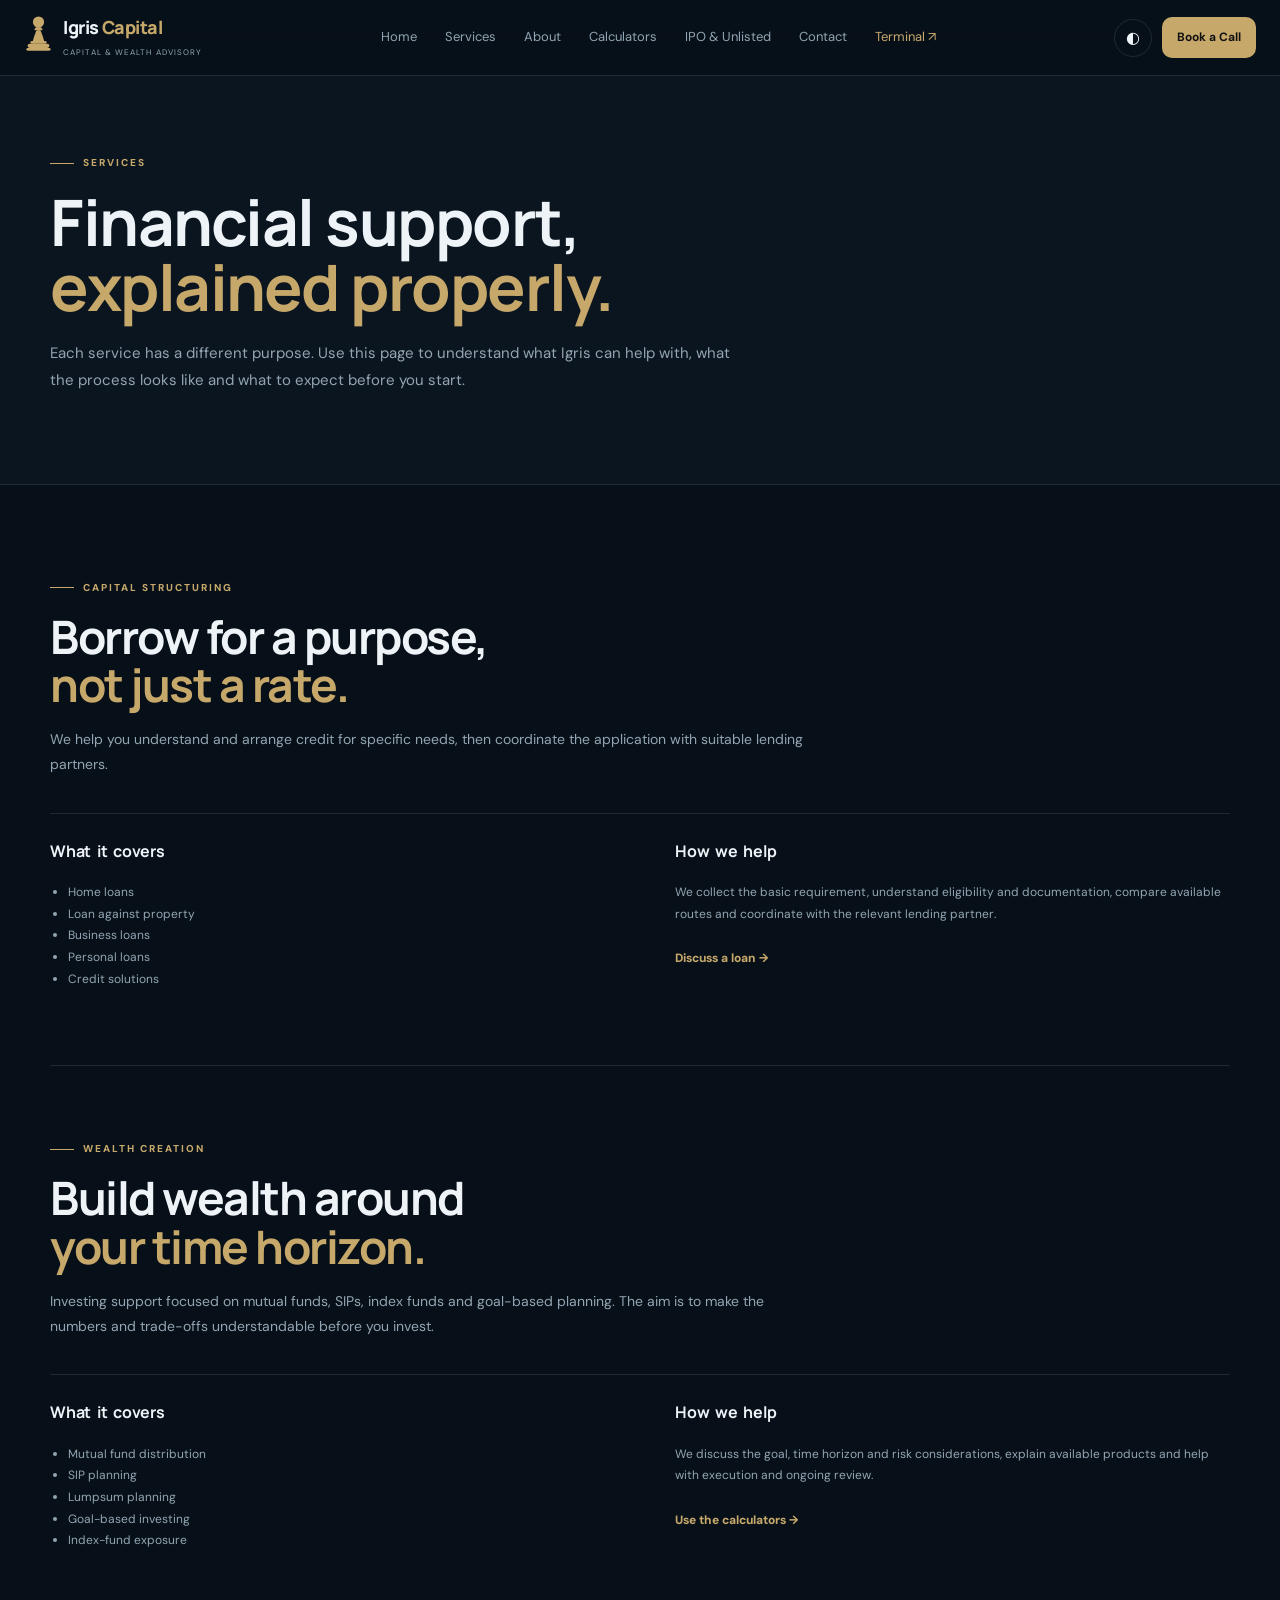
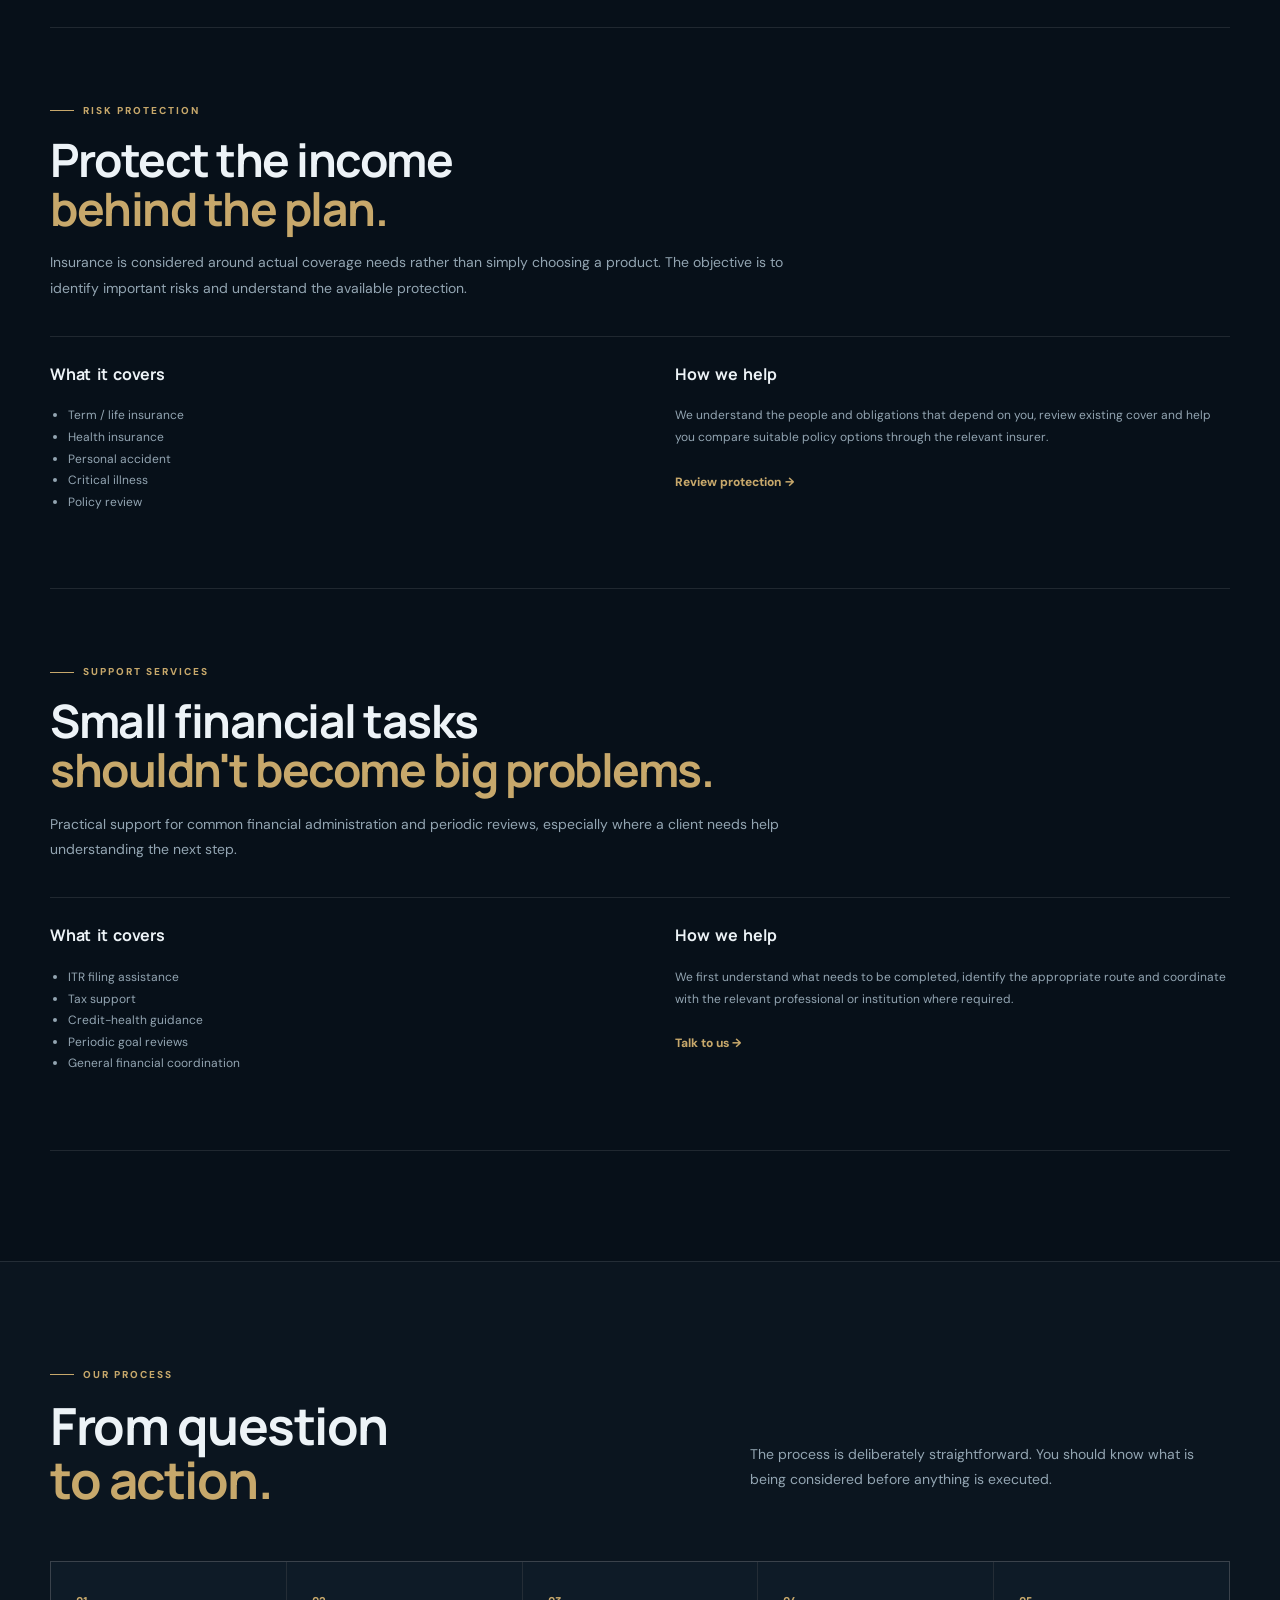
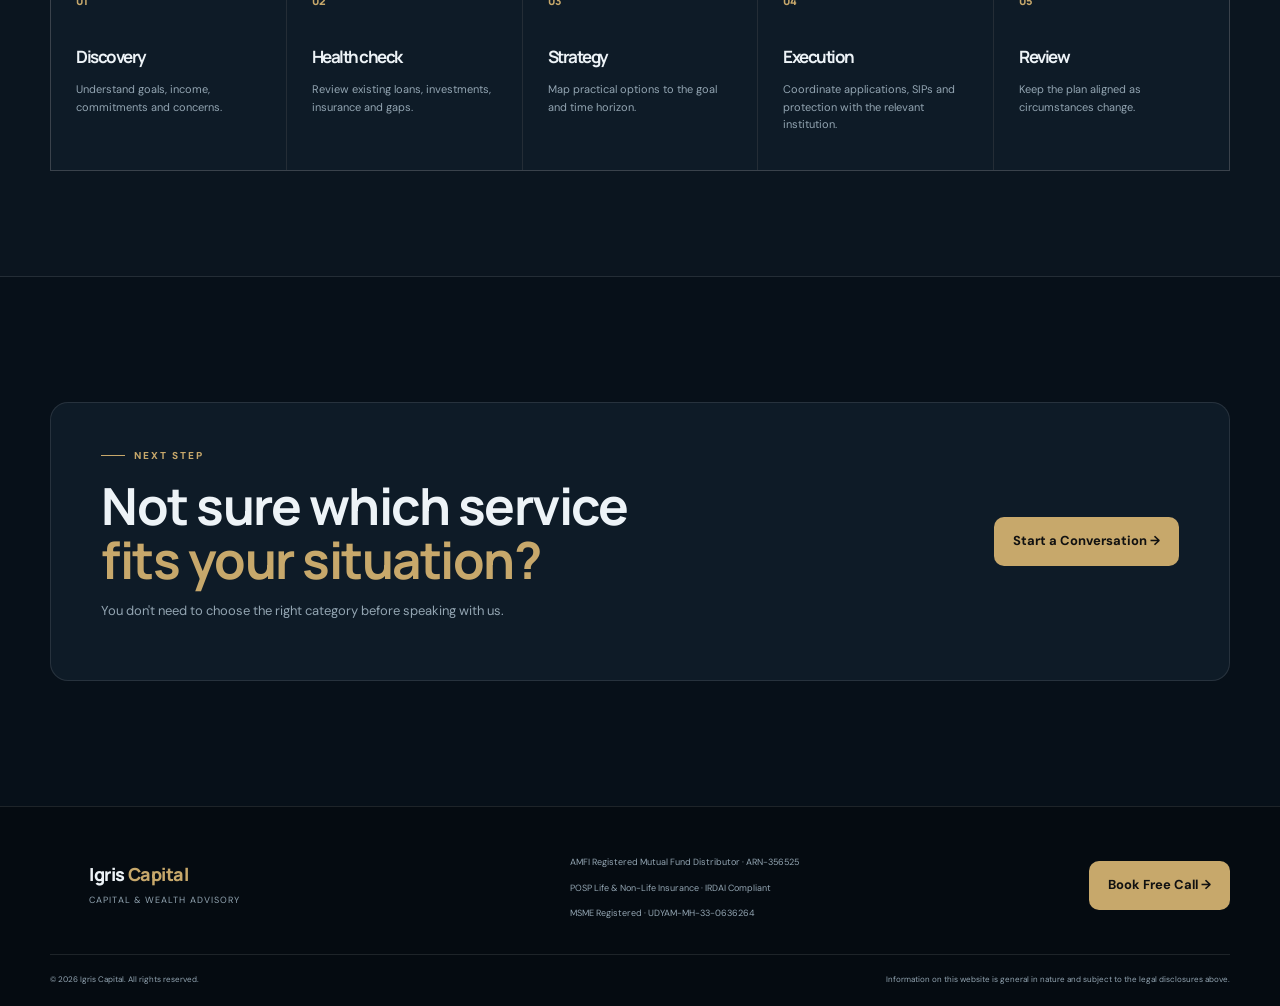
<file: services.html>
<!doctype html><html lang="en"><head><meta charset="utf-8"><meta name="viewport" content="width=device-width,initial-scale=1">
<meta name="description" content="Igris Capital - Capital & Wealth Advisory">
<title>Services | Igris Capital</title>
<link rel="icon" type="image/png" href="assets/igris-logo.svg">
<link rel="preconnect" href="https://fonts.googleapis.com"><link rel="preconnect" href="https://fonts.gstatic.com" crossorigin>
<link href="https://fonts.googleapis.com/css2?family=DM+Sans:wght@400;500;600;700&family=Manrope:wght@500;600;700;800&display=swap" rel="stylesheet">
<link rel="stylesheet" href="styles.css"></head><body>
<div class="progress" id="progress"></div><header class="site-header" id="siteHeader">
<a aria-label="Igris Capital home" class="brand" href="index.html">
<span aria-hidden="true" class="brand-mark">
<svg role="img" viewbox="0 0 72 104">
<circle cx="36" cy="15" r="14"></circle><rect height="4" rx="2" width="16" x="28" y="28"></rect>
<rect height="4.5" rx="2.25" width="20" x="26" y="31"></rect>
<path d="M32 35.5C30 38 28 41 28 44c-2 4-4 10-6 18h28c-2-8-4-14-6-18 0-3-2-6-4-8.5z"></path>
<rect height="7" rx="3.5" width="40" x="16" y="62"></rect><rect height="10" rx="5" width="54" x="9" y="69"></rect><rect height="7" rx="3.5" width="60" x="6" y="79"></rect>
</svg>
</span>
<span><strong>Igris</strong><b>Capital</b><small>Capital &amp; Wealth Advisory</small></span>
</a>
<nav aria-label="Primary" class="desktop-nav">
<a href="index.html">Home</a><a href="services.html">Services</a><a href="about.html">About</a>
<a href="calculators.html">Calculators</a><a href="unlisted.html">IPO &amp; Unlisted</a><a href="contact.html">Contact</a>
<a class="nav-external" href="https://terminal.igriscapital.in" rel="noopener">Terminal ↗</a>
</nav>
<div class="header-actions">
<button aria-label="Toggle dark mode" class="theme-btn" id="themeBtn">◐</button>
<a class="btn btn-primary small" href="https://calendly.com/joy-igriscapital/30min" rel="noopener">Book a Call</a>
<button aria-label="Open menu" class="menu-btn" id="menuBtn"><i></i><i></i><i></i></button>
</div>
</header><div class="mobile-menu" id="mobileMenu">
<a href="index.html">Home</a><a href="services.html">Services</a><a href="about.html">About</a>
<a href="calculators.html">Calculators</a><a href="unlisted.html">IPO &amp; Unlisted</a><a href="contact.html">Contact</a>
<a href="https://terminal.igriscapital.in" rel="noopener">Igris Terminal ↗</a>
<a class="mobile-book" href="https://calendly.com/joy-igriscapital/30min" rel="noopener">Book Free Consultation</a>
</div><main><section class="page-title"><div class="container"><div class="eyebrow"><span></span> Services</div><h1>Financial support,<br><em>explained properly.</em></h1><p>Each service has a different purpose. Use this page to understand what Igris can help with, what the process looks like and what to expect before you start.</p></div></section>
<section class="service-detail-section"><div class="container">
<article class="service-detail" id="capital"><div class="service-detail-main"><div class="eyebrow"><span></span> Capital Structuring</div><h2>Borrow for a purpose,<br><em>not just a rate.</em></h2><p>We help you understand and arrange credit for specific needs, then coordinate the application with suitable lending partners.</p><div class="detail-cols"><div><h3>What it covers</h3><ul><li>Home loans</li><li>Loan against property</li><li>Business loans</li><li>Personal loans</li><li>Credit solutions</li></ul></div><div><h3>How we help</h3><p>We collect the basic requirement, understand eligibility and documentation, compare available routes and coordinate with the relevant lending partner.</p><a class="text-link" href="contact.html">Discuss a loan →</a></div></div></div></article>
<article class="service-detail" id="wealth"><div class="service-detail-main"><div class="eyebrow"><span></span> Wealth Creation</div><h2>Build wealth around<br><em>your time horizon.</em></h2><p>Investing support focused on mutual funds, SIPs, index funds and goal-based planning. The aim is to make the numbers and trade-offs understandable before you invest.</p><div class="detail-cols"><div><h3>What it covers</h3><ul><li>Mutual fund distribution</li><li>SIP planning</li><li>Lumpsum planning</li><li>Goal-based investing</li><li>Index-fund exposure</li></ul></div><div><h3>How we help</h3><p>We discuss the goal, time horizon and risk considerations, explain available products and help with execution and ongoing review.</p><a class="text-link" href="calculators.html">Use the calculators →</a></div></div></div></article>
<article class="service-detail" id="protection"><div class="service-detail-main"><div class="eyebrow"><span></span> Risk Protection</div><h2>Protect the income<br><em>behind the plan.</em></h2><p>Insurance is considered around actual coverage needs rather than simply choosing a product. The objective is to identify important risks and understand the available protection.</p><div class="detail-cols"><div><h3>What it covers</h3><ul><li>Term / life insurance</li><li>Health insurance</li><li>Personal accident</li><li>Critical illness</li><li>Policy review</li></ul></div><div><h3>How we help</h3><p>We understand the people and obligations that depend on you, review existing cover and help you compare suitable policy options through the relevant insurer.</p><a class="text-link" href="contact.html">Review protection →</a></div></div></div></article>
<article class="service-detail" id="support"><div class="service-detail-main"><div class="eyebrow"><span></span> Support Services</div><h2>Small financial tasks<br><em>shouldn't become big problems.</em></h2><p>Practical support for common financial administration and periodic reviews, especially where a client needs help understanding the next step.</p><div class="detail-cols"><div><h3>What it covers</h3><ul><li>ITR filing assistance</li><li>Tax support</li><li>Credit-health guidance</li><li>Periodic goal reviews</li><li>General financial coordination</li></ul></div><div><h3>How we help</h3><p>We first understand what needs to be completed, identify the appropriate route and coordinate with the relevant professional or institution where required.</p><a class="text-link" href="contact.html">Talk to us →</a></div></div></div></article>
</div></section>
<section class="process-section"><div class="container"><div class="section-head reveal"><div><div class="eyebrow"><span></span> Our process</div><h2>From question<br><em>to action.</em></h2></div><p>The process is deliberately straightforward. You should know what is being considered before anything is executed.</p></div><div class="process-grid"><div class="process-step"><b>01</b><h3>Discovery</h3><p>Understand goals, income, commitments and concerns.</p></div><div class="process-step"><b>02</b><h3>Health check</h3><p>Review existing loans, investments, insurance and gaps.</p></div><div class="process-step"><b>03</b><h3>Strategy</h3><p>Map practical options to the goal and time horizon.</p></div><div class="process-step"><b>04</b><h3>Execution</h3><p>Coordinate applications, SIPs and protection with the relevant institution.</p></div><div class="process-step"><b>05</b><h3>Review</h3><p>Keep the plan aligned as circumstances change.</p></div></div></div></section>
<section class="contact-section"><div class="container service-cta"><div><div class="eyebrow"><span></span> Next step</div><h2>Not sure which service<br><em>fits your situation?</em></h2><p>You don't need to choose the right category before speaking with us.</p></div><a class="btn btn-primary" href="contact.html">Start a Conversation →</a></div></section></main><footer>
<div class="container footer-top">
<a class="brand" href="index.html"><span class="brand-mark"><svg viewbox="0 0 72 104"><use href="#footerPawn"></use></svg></span><span><strong>Igris</strong><b>Capital</b><small>Capital &amp; Wealth Advisory</small></span></a>
<div><small>AMFI Registered Mutual Fund Distributor · ARN-356525<br/>POSP Life &amp; Non-Life Insurance · IRDAI Compliant<br/>MSME Registered · UDYAM-MH-33-0636264</small></div>
<a class="btn btn-primary" href="https://calendly.com/joy-igriscapital/30min" rel="noopener">Book Free Call →</a>
</div>
<div class="container footer-bottom"><span>© 2026 Igris Capital. All rights reserved.</span><span>Information on this website is general in nature and subject to the legal disclosures above.</span></div>
</footer>
<script src="stats.js"></script><script src="app.js"></script></body></html>
</file>
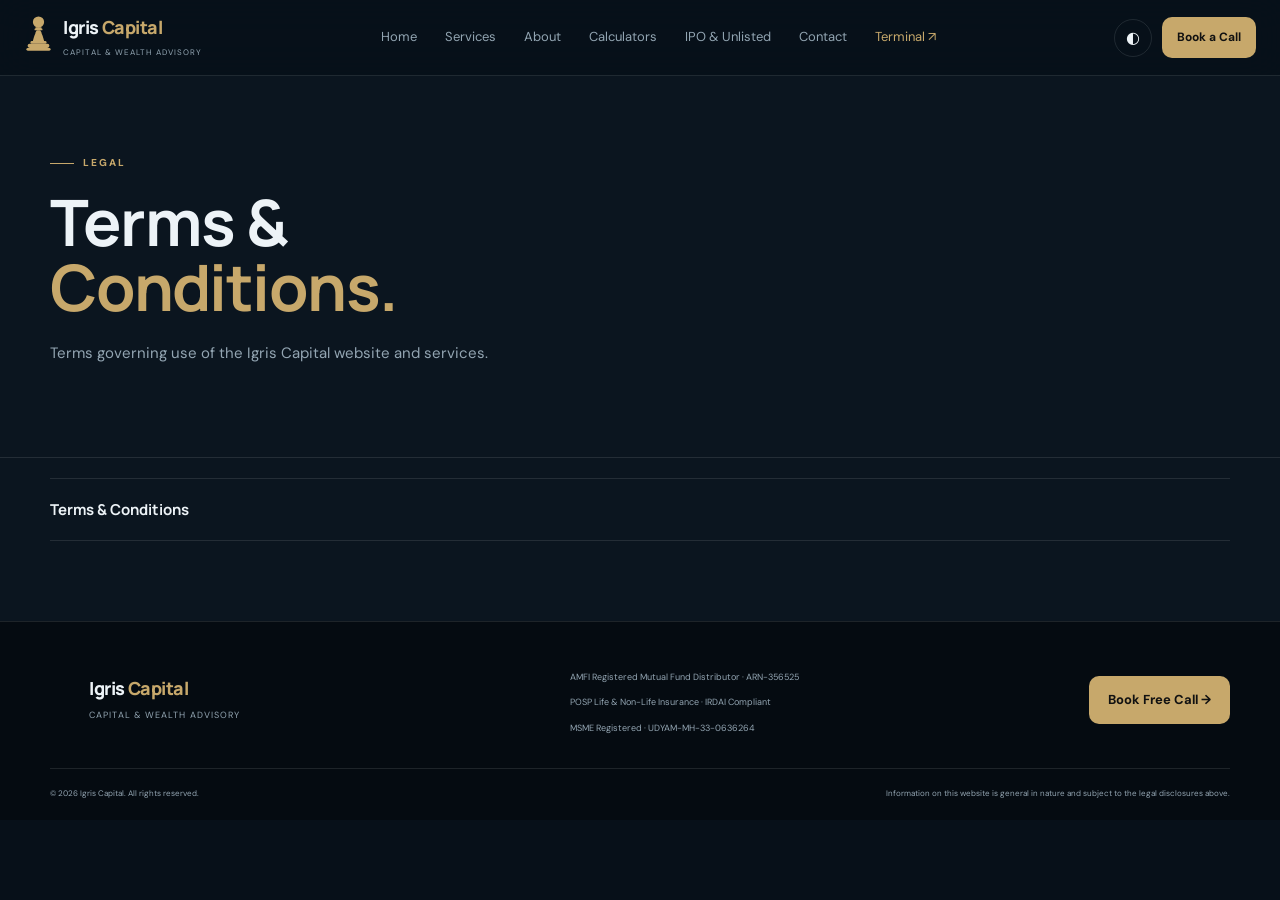
<file: terms.html>
<!doctype html><html lang="en"><head><meta charset="utf-8"><meta name="viewport" content="width=device-width,initial-scale=1">
<meta name="description" content="Igris Capital - Capital & Wealth Advisory">
<title>Terms & Conditions | Igris Capital</title>
<link rel="icon" type="image/png" href="assets/igris-logo.svg">
<link rel="preconnect" href="https://fonts.googleapis.com"><link rel="preconnect" href="https://fonts.gstatic.com" crossorigin>
<link href="https://fonts.googleapis.com/css2?family=DM+Sans:wght@400;500;600;700&family=Manrope:wght@500;600;700;800&display=swap" rel="stylesheet">
<link rel="stylesheet" href="styles.css"></head><body>
<div class="progress" id="progress"></div><header class="site-header" id="siteHeader">
<a aria-label="Igris Capital home" class="brand" href="index.html">
<span aria-hidden="true" class="brand-mark">
<svg role="img" viewbox="0 0 72 104">
<circle cx="36" cy="15" r="14"></circle><rect height="4" rx="2" width="16" x="28" y="28"></rect>
<rect height="4.5" rx="2.25" width="20" x="26" y="31"></rect>
<path d="M32 35.5C30 38 28 41 28 44c-2 4-4 10-6 18h28c-2-8-4-14-6-18 0-3-2-6-4-8.5z"></path>
<rect height="7" rx="3.5" width="40" x="16" y="62"></rect><rect height="10" rx="5" width="54" x="9" y="69"></rect><rect height="7" rx="3.5" width="60" x="6" y="79"></rect>
</svg>
</span>
<span><strong>Igris</strong><b>Capital</b><small>Capital &amp; Wealth Advisory</small></span>
</a>
<nav aria-label="Primary" class="desktop-nav">
<a href="index.html">Home</a><a href="services.html">Services</a><a href="about.html">About</a>
<a href="calculators.html">Calculators</a><a href="unlisted.html">IPO &amp; Unlisted</a><a href="contact.html">Contact</a>
<a class="nav-external" href="https://terminal.igriscapital.in" rel="noopener">Terminal ↗</a>
</nav>
<div class="header-actions">
<button aria-label="Toggle dark mode" class="theme-btn" id="themeBtn">◐</button>
<a class="btn btn-primary small" href="https://calendly.com/joy-igriscapital/30min" rel="noopener">Book a Call</a>
<button aria-label="Open menu" class="menu-btn" id="menuBtn"><i></i><i></i><i></i></button>
</div>
</header><div class="mobile-menu" id="mobileMenu">
<a href="index.html">Home</a><a href="services.html">Services</a><a href="about.html">About</a>
<a href="calculators.html">Calculators</a><a href="unlisted.html">IPO &amp; Unlisted</a><a href="contact.html">Contact</a>
<a href="https://terminal.igriscapital.in" rel="noopener">Igris Terminal ↗</a>
<a class="mobile-book" href="https://calendly.com/joy-igriscapital/30min" rel="noopener">Book Free Consultation</a>
</div><main><section class="page-title"><div class="container"><div class="eyebrow"><span></span> Legal</div><h1>Terms &amp;<br><em>Conditions.</em></h1><p>Terms governing use of the Igris Capital website and services.</p></div></section><section class="legal-section"><div class="container legal-grid"><details><summary>Terms &amp; Conditions</summary><div class="legal-content">
<p><strong>Last updated: January 2026</strong></p>
<h4>1. Acceptance of Terms</h4><p>By accessing or using the Igris Capital website or services, you agree to be bound by these Terms and Conditions. If you do not agree, please do not use our services.</p>
<h4>2. Services Provided</h4><p>Igris Capital provides financial advisory and distribution services including mutual fund distribution (AMFI ARN-356525), insurance facilitation (IRDAI POSP), loan referral/DSA services, and general financial planning guidance. We are not a SEBI-registered Investment Adviser.</p>
<h4>3. No Guarantee of Returns</h4><p>All investment-related information provided is for educational and informational purposes. Past performance of any financial product does not guarantee future results. Investment in mutual funds and securities is subject to market risk.</p>
<h4>4. Regulatory Compliance</h4><p>Igris Capital operates under all applicable SEBI, AMFI, IRDAI, and RBI regulations. Our regulatory registrations are disclosed fully on this website and available upon request.</p>
<h4>5. Conflict of Interest Disclosure</h4><p>As an AMFI Registered Mutual Fund Distributor (ARN-356525), Igris Capital earns trail commissions from Asset Management Companies. As a POSP under IRDAI, we earn commissions on insurance policies placed. As a DSA partner with banks, we may receive referral fees. All such conflicts are disclosed to clients before any transaction.</p>
<h4>6. Limitation of Liability</h4><p>Igris Capital shall not be liable for any loss or damage arising from decisions made based on information provided on this website or through our advisory services. Clients are advised to independently verify information and consult qualified professionals.</p>
<h4>7. Governing Law</h4><p>These terms are governed by the laws of India. Any disputes shall be subject to the jurisdiction of courts in Mumbai, Maharashtra.</p>
</div></details></div></section></main><footer>
<div class="container footer-top">
<a class="brand" href="index.html"><span class="brand-mark"><svg viewbox="0 0 72 104"><use href="#footerPawn"></use></svg></span><span><strong>Igris</strong><b>Capital</b><small>Capital &amp; Wealth Advisory</small></span></a>
<div><small>AMFI Registered Mutual Fund Distributor · ARN-356525<br/>POSP Life &amp; Non-Life Insurance · IRDAI Compliant<br/>MSME Registered · UDYAM-MH-33-0636264</small></div>
<a class="btn btn-primary" href="https://calendly.com/joy-igriscapital/30min" rel="noopener">Book Free Call →</a>
</div>
<div class="container footer-bottom"><span>© 2026 Igris Capital. All rights reserved.</span><span>Information on this website is general in nature and subject to the legal disclosures above.</span></div>
</footer>
<script src="stats.js"></script><script src="app.js"></script></body></html>
</file>
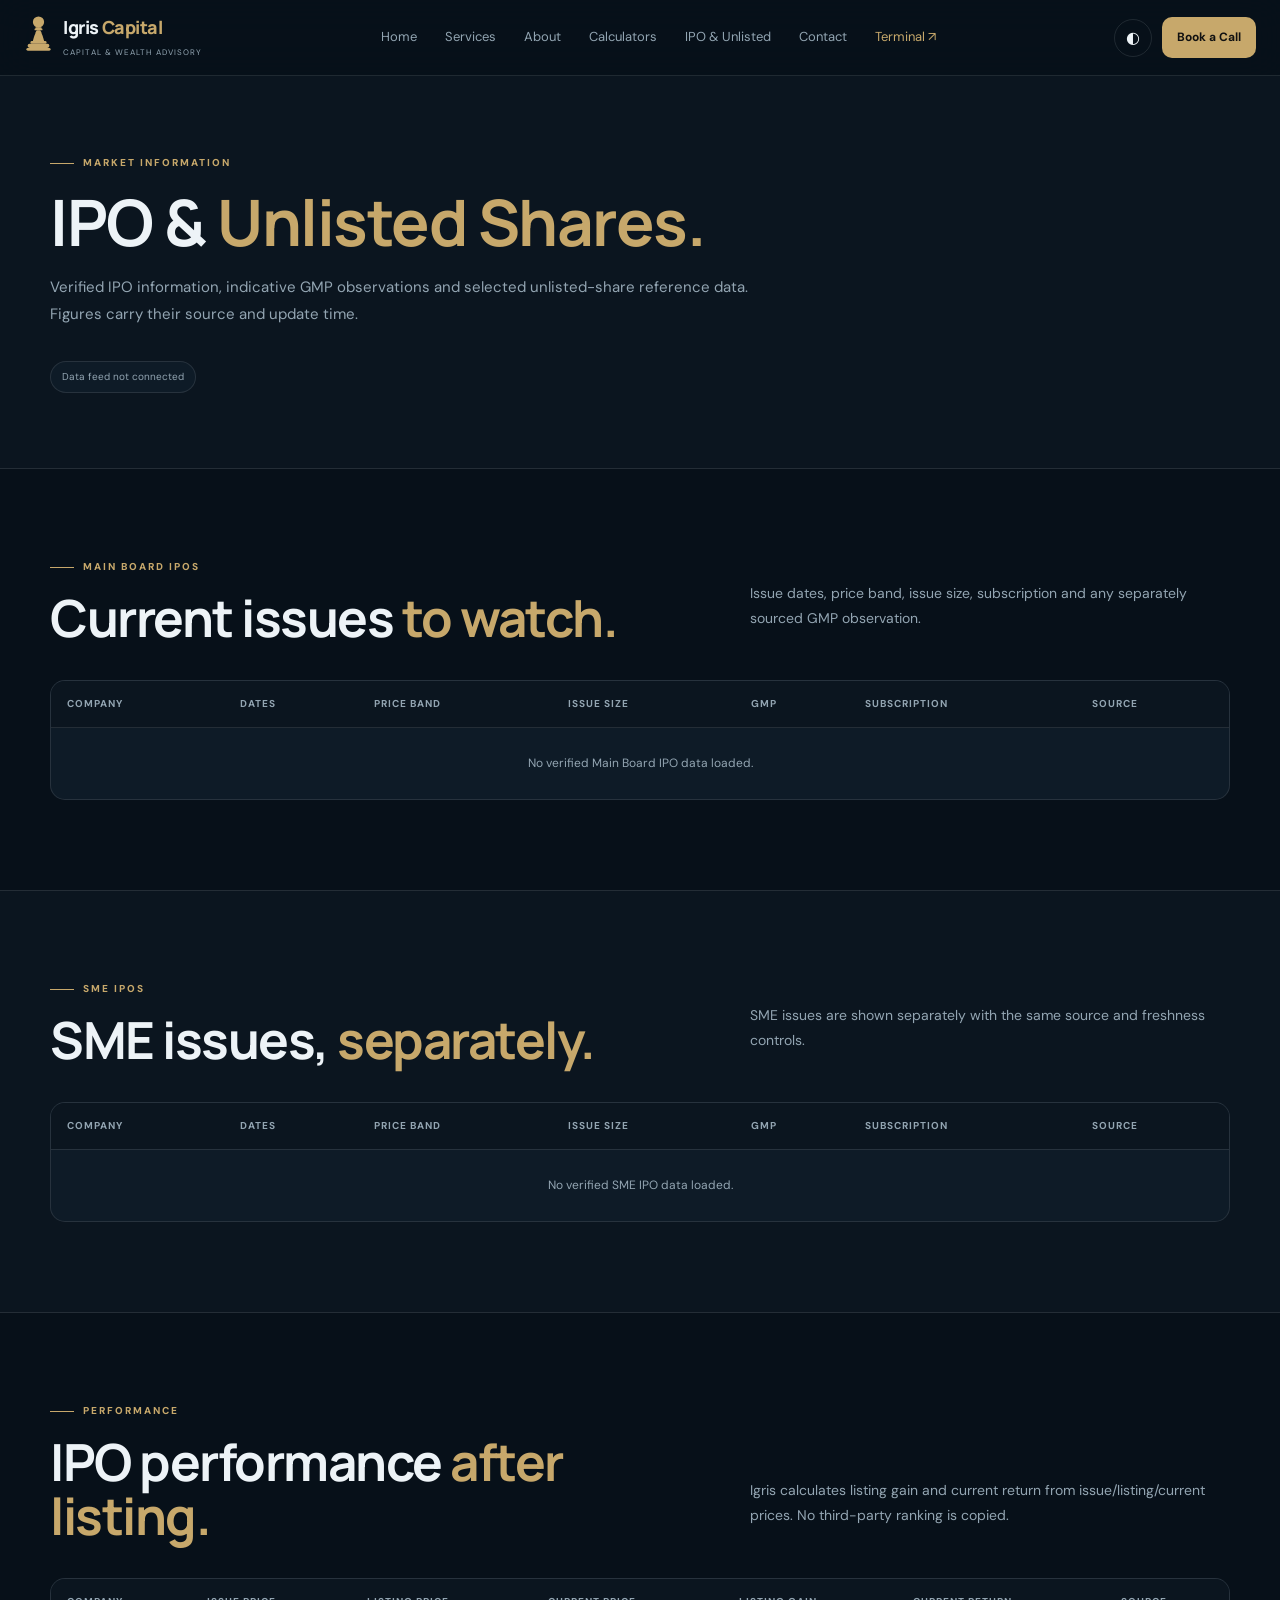
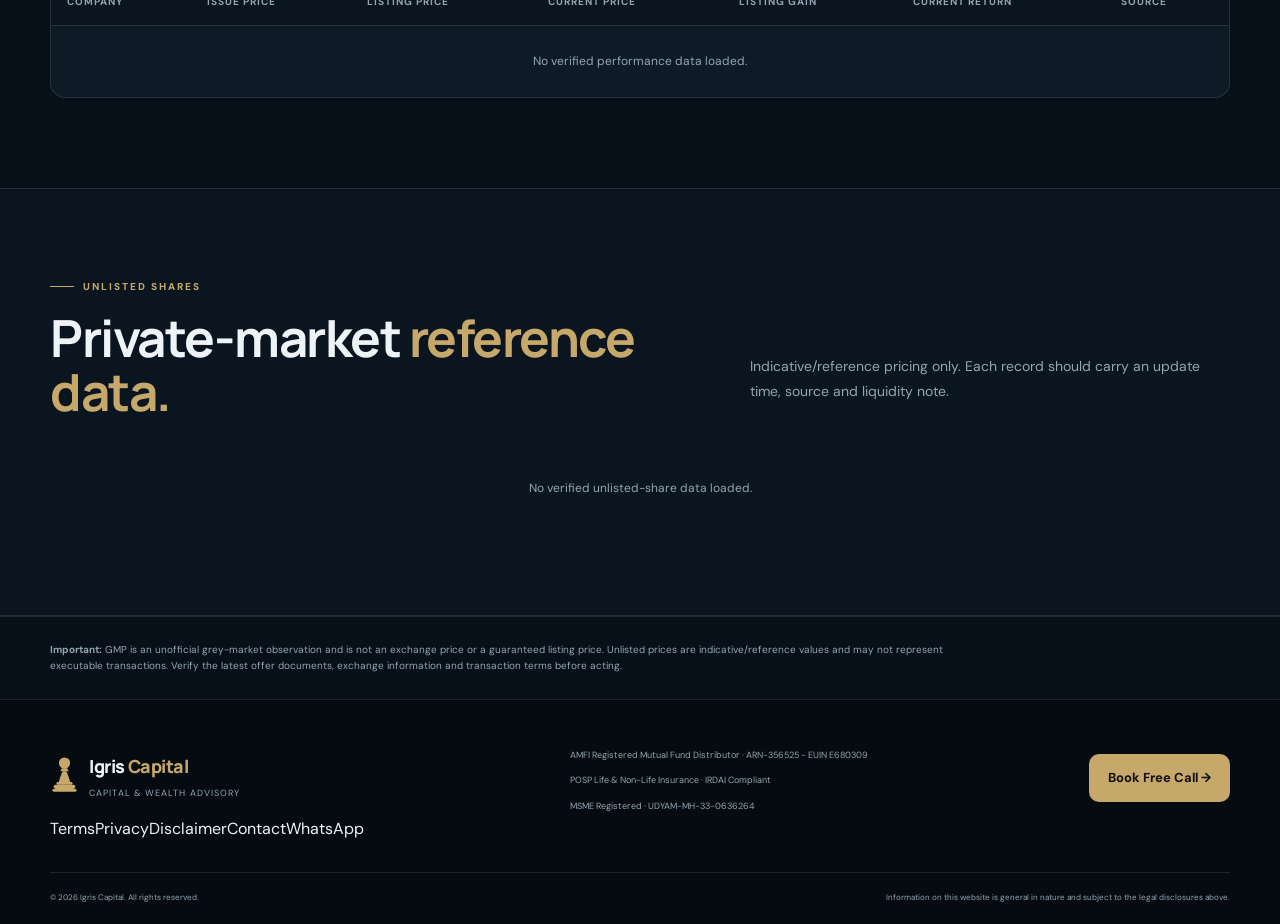
<file: unlisted.html>
<!doctype html><html lang="en"><head><meta charset="utf-8"><meta name="viewport" content="width=device-width,initial-scale=1"><meta name="description" content="Capital & Wealth Advisory"><title>IPO & Unlisted | Igris Capital</title><link rel="icon" type="image/png" href="assets/igris-logo.svg"><link rel="preconnect" href="https://fonts.googleapis.com"><link rel="preconnect" href="https://fonts.gstatic.com" crossorigin><link href="https://fonts.googleapis.com/css2?family=DM+Sans:wght@400;500;600;700&family=Manrope:wght@500;600;700;800&display=swap" rel="stylesheet"><link rel="stylesheet" href="styles.css"></head><body><div class="progress" id="progress"></div><header class="site-header"><a class="brand" href="index.html"><span class="brand-mark"><svg viewBox="0 0 72 104" aria-hidden="true"><circle cx="36" cy="15" r="14"/><rect x="28" y="28" width="16" height="4" rx="2"/><rect x="26" y="31" width="20" height="4.5" rx="2.25"/><path d="M32 35.5C30 38 28 41 28 44c-2 4-4 10-6 18h28c-2-8-4-14-6-18 0-3-2-6-4-8.5z"/><rect x="16" y="62" width="40" height="7" rx="3.5"/><rect x="9" y="69" width="54" height="10" rx="5"/><rect x="6" y="79" width="60" height="7" rx="3.5"/></svg></span><span><strong>Igris</strong><b>Capital</b><small>Capital &amp; Wealth Advisory</small></span></a><nav class="desktop-nav"><a href="index.html">Home</a><a href="services.html">Services</a><a href="about.html">About</a><a href="calculators.html">Calculators</a><a class="active" href="unlisted.html">IPO & Unlisted</a><a href="contact.html">Contact</a><a class="nav-external" href="https://terminal.igriscapital.in" rel="noopener">Terminal ↗</a></nav><div class="header-actions"><button class="theme-btn" id="themeBtn" aria-label="Toggle dark mode">◐</button><a class="btn btn-primary small" href="https://calendly.com/joy-igriscapital/30min" rel="noopener">Book a Call</a><button class="menu-btn" id="menuBtn" aria-label="Open menu"><i></i><i></i><i></i></button></div></header><div class="mobile-menu" id="mobileMenu"><a href="index.html">Home</a><a href="services.html">Services</a><a href="about.html">About</a><a href="calculators.html">Calculators</a><a href="unlisted.html">IPO & Unlisted</a><a href="contact.html">Contact</a><a href="https://terminal.igriscapital.in" rel="noopener">Igris Terminal ↗</a><a class="mobile-book" href="https://calendly.com/joy-igriscapital/30min" rel="noopener">Book Free Consultation</a></div>
<main>
<section class="page-title"><div class="container"><div class="eyebrow"><span></span> Market information</div><h1>IPO &amp; <em>Unlisted Shares.</em></h1><p>Verified IPO information, indicative GMP observations and selected unlisted-share reference data. Figures carry their source and update time.</p><div class="live-feed-status" id="ipoLastUpdated">Data feed not connected</div></div></section>

<section class="market-section"><div class="container"><div class="section-head compact-head"><div><div class="eyebrow"><span></span> Main Board IPOs</div><h2>Current issues <em>to watch.</em></h2></div><p>Issue dates, price band, issue size, subscription and any separately sourced GMP observation.</p></div><div class="ipo-table-wrap"><table class="ipo-table" id="mainboardTable"><thead><tr><th>Company</th><th>Dates</th><th>Price band</th><th>Issue size</th><th>GMP</th><th>Subscription</th><th>Source</th></tr></thead><tbody></tbody></table><div class="data-empty" id="mainboardTable-empty">No verified Main Board IPO data loaded.</div></div></div></section>

<section class="market-section alt"><div class="container"><div class="section-head compact-head"><div><div class="eyebrow"><span></span> SME IPOs</div><h2>SME issues, <em>separately.</em></h2></div><p>SME issues are shown separately with the same source and freshness controls.</p></div><div class="ipo-table-wrap"><table class="ipo-table" id="smeTable"><thead><tr><th>Company</th><th>Dates</th><th>Price band</th><th>Issue size</th><th>GMP</th><th>Subscription</th><th>Source</th></tr></thead><tbody></tbody></table><div class="data-empty" id="smeTable-empty">No verified SME IPO data loaded.</div></div></div></section>

<section class="market-section"><div class="container"><div class="section-head compact-head"><div><div class="eyebrow"><span></span> Performance</div><h2>IPO performance <em>after listing.</em></h2></div><p>Igris calculates listing gain and current return from issue/listing/current prices. No third-party ranking is copied.</p></div><div class="ipo-table-wrap"><table class="ipo-table" id="ipoPerformance"><thead><tr><th>Company</th><th>Issue price</th><th>Listing price</th><th>Current price</th><th>Listing gain</th><th>Current return</th><th>Source</th></tr></thead><tbody></tbody></table><div class="data-empty" id="performance-empty">No verified performance data loaded.</div></div></div></section>

<section class="market-section alt"><div class="container"><div class="section-head compact-head"><div><div class="eyebrow"><span></span> Unlisted shares</div><h2>Private-market <em>reference data.</em></h2></div><p>Indicative/reference pricing only. Each record should carry an update time, source and liquidity note.</p></div><div class="unlisted-live-grid" id="unlistedData"></div><div class="data-empty" id="unlisted-empty">No verified unlisted-share data loaded.</div></div></section>

<section class="market-disclaimer"><div class="container"><p><strong>Important:</strong> GMP is an unofficial grey-market observation and is not an exchange price or a guaranteed listing price. Unlisted prices are indicative/reference values and may not represent executable transactions. Verify the latest offer documents, exchange information and transaction terms before acting.</p></div></section>
</main><footer><div class="container footer-top"><a class="brand" href="index.html"><span class="brand-mark"><svg viewBox="0 0 72 104" aria-hidden="true"><circle cx="36" cy="15" r="14"/><rect x="28" y="28" width="16" height="4" rx="2"/><rect x="26" y="31" width="20" height="4.5" rx="2.25"/><path d="M32 35.5C30 38 28 41 28 44c-2 4-4 10-6 18h28c-2-8-4-14-6-18 0-3-2-6-4-8.5z"/><rect x="16" y="62" width="40" height="7" rx="3.5"/><rect x="9" y="69" width="54" height="10" rx="5"/><rect x="6" y="79" width="60" height="7" rx="3.5"/></svg></span><span><strong>Igris</strong><b>Capital</b><small>Capital &amp; Wealth Advisory</small></span></a><div><small>AMFI Registered Mutual Fund Distributor · ARN-356525 - EUIN E680309<br>POSP Life &amp; Non-Life Insurance · IRDAI Compliant<br>MSME Registered · UDYAM-MH-33-0636264</small></div><a class="btn btn-primary" href="https://calendly.com/joy-igriscapital/30min" rel="noopener">Book Free Call →</a></div><div class="container footer-links"><a href="terms.html">Terms</a><a href="privacy.html">Privacy</a><a href="disclaimer.html">Disclaimer</a><a href="contact.html">Contact</a><a href="https://wa.me/918928793627?text=Hi%20Joy%2C%20I%27d%20like%20to%20know%20more%20about%20Igris%20Capital." rel="noopener">WhatsApp</a></div><div class="container footer-bottom"><span>© 2026 Igris Capital. All rights reserved.</span><span>Information on this website is general in nature and subject to the legal disclosures above.</span></div></footer><script src="stats.js"></script><script src="app.js"></script><script src="ipo-watch.js"></script></body></html>
</file>
<file: styles.css>
:root{--bg:#071019;--bg2:#0b151f;--card:#0e1b27;--text:#edf3f7;--muted:#93a5b2;--line:rgba(255,255,255,.10);--accent:#c7a86b;--accent2:#e1c98f;--white:#fff;--shadow:0 24px 70px rgba(0,0,0,.28)}
:root.light{--bg:#f6f4ef;--bg2:#eeece6;--card:#fff;--text:#15212b;--muted:#61707b;--line:rgba(21,33,43,.12);--accent:#9b7534;--accent2:#b98f48;--white:#fff;--shadow:0 24px 70px rgba(30,38,45,.10)}
*{box-sizing:border-box}html{scroll-behavior:smooth;scroll-padding-top:86px}body{margin:0;background:var(--bg);color:var(--text);font-family:"DM Sans",sans-serif;line-height:1.6}a{color:inherit;text-decoration:none}button,input,select,textarea{font:inherit}button{cursor:pointer}.container{width:min(1180px,calc(100% - 48px));margin:auto}
.progress{position:fixed;z-index:1000;left:0;top:0;height:3px;width:0;background:var(--accent);transition:width .08s}
.site-header{position:fixed;z-index:100;top:0;left:0;right:0;height:76px;padding:0 max(24px,calc((100vw - 1280px)/2));display:flex;align-items:center;justify-content:space-between;background:color-mix(in srgb,var(--bg) 82%,transparent);backdrop-filter:blur(18px);border-bottom:1px solid var(--line)}
.brand{display:flex;align-items:center;gap:10px}.brand-mark{width:29px;height:42px;display:block}.brand-mark svg{width:100%;height:100%;fill:var(--accent)}.brand strong,.brand b{font:800 18px/1 "Manrope";letter-spacing:-.5px}.brand strong{color:var(--text)}.brand b{color:var(--accent);margin-left:3px}.brand small{display:block;color:var(--muted);font-size:8px;letter-spacing:1.1px;text-transform:uppercase;margin-top:4px}
.desktop-nav{display:flex;align-items:center;gap:28px;font-size:13px;color:var(--muted)}.desktop-nav a{transition:.2s}.desktop-nav a:hover{color:var(--text)}.desktop-nav .nav-external{color:var(--accent)}.header-actions{display:flex;gap:10px;align-items:center}.theme-btn{border:1px solid var(--line);background:transparent;color:var(--text);width:38px;height:38px;border-radius:50%}.btn{display:inline-flex;align-items:center;justify-content:center;gap:9px;border:1px solid transparent;border-radius:10px;padding:13px 18px;font-size:13px;font-weight:700;transition:transform .2s,background .2s,border .2s}.btn:hover{transform:translateY(-2px)}.btn-primary{background:var(--accent);color:#111}.btn-primary:hover{background:var(--accent2)}.btn-primary.small{padding:10px 14px;font-size:12px}.btn-ghost{border-color:var(--line);background:transparent;color:var(--text)}.btn.full{width:100%}.menu-btn{display:none;width:40px;height:40px;border:1px solid var(--line);background:transparent;border-radius:9px}.menu-btn i{display:block;width:18px;height:1px;background:var(--text);margin:4px auto}.mobile-menu{display:none}
.hero{padding:150px 0 60px;min-height:760px;overflow:hidden;position:relative}.hero:before{content:"";position:absolute;width:650px;height:650px;right:-220px;top:60px;border-radius:50%;background:radial-gradient(circle,rgba(199,168,107,.13),transparent 68%);pointer-events:none}.hero-grid{width:min(1180px,calc(100% - 48px));margin:auto;display:grid;grid-template-columns:1.04fr .96fr;gap:60px;align-items:center}.eyebrow{font-size:10px;letter-spacing:2px;text-transform:uppercase;color:var(--accent);font-weight:800;display:flex;align-items:center;gap:9px}.eyebrow span{width:24px;height:1px;background:var(--accent)}h1,h2,h3{font-family:"Manrope";margin:0;letter-spacing:-1.5px}h1{font-size:clamp(48px,6.2vw,82px);line-height:.98;margin:20px 0 25px}h1 em,h2 em{color:var(--accent);font-style:normal}.lead{font-size:17px;line-height:1.8;color:var(--muted);max-width:630px}.actions{display:flex;gap:12px;flex-wrap:wrap;margin:30px 0 18px}.hero-note{font-size:11px;color:var(--muted)}.hero-note span{color:var(--accent)}
.hero-visual{min-height:500px;position:relative;display:flex;align-items:center;justify-content:center}.hero-pawn{width:220px;height:318px;display:grid;place-items:center;filter:drop-shadow(0 30px 45px rgba(0,0,0,.28));z-index:2}.hero-pawn svg{width:100%;height:100%;fill:var(--accent)}.orbit{position:absolute;border:1px solid rgba(199,168,107,.25);border-radius:50%;transform:rotate(-17deg)}.orbit-1{width:390px;height:190px}.orbit-2{width:510px;height:245px;opacity:.55;transform:rotate(28deg)}.floating-card{position:absolute;z-index:4;background:color-mix(in srgb,var(--card) 88%,transparent);backdrop-filter:blur(12px);border:1px solid var(--line);box-shadow:var(--shadow);padding:15px 17px;border-radius:13px;min-width:180px}.floating-card small,.result-main small,.calc-title small,.form-head small,.data-card small{display:block;font-size:9px;letter-spacing:1.5px;color:var(--muted);font-weight:800}.floating-card strong{display:block;font:800 27px/1.2 "Manrope";margin:4px 0}.floating-card span{font-size:10px;color:var(--muted)}.fc-a{left:0;top:70px}.fc-b{right:0;top:160px}.fc-c{left:40px;bottom:45px}
.stats-bar{width:min(1180px,calc(100% - 48px));margin:55px auto 0;border:1px solid var(--line);border-radius:16px;display:grid;grid-template-columns:repeat(4,1fr);background:var(--card)}.stats-bar div{padding:20px 22px;border-right:1px solid var(--line)}.stats-bar div:last-child{border-right:0}.stats-bar strong{display:block;font:800 25px "Manrope";color:var(--accent)}.stats-bar span{display:block;font-size:10px;color:var(--muted);margin-top:3px}
.trust-strip{border-top:1px solid var(--line);border-bottom:1px solid var(--line);padding:25px 0;background:var(--bg2)}.section-kicker{font-size:9px;text-transform:uppercase;letter-spacing:2px;color:var(--muted);margin-bottom:15px}.trust-grid{display:grid;grid-template-columns:repeat(6,1fr);gap:1px;background:var(--line);border:1px solid var(--line)}.trust-grid div{padding:16px;background:var(--bg2);border:0;min-height:82px;display:flex;flex-direction:column;justify-content:center}.trust-grid div:first-child{padding-left:16px}.trust-grid div:last-child{border:0}.trust-grid b{font:800 12px "Manrope";display:block}.trust-grid span{font-size:9px;color:var(--muted)}
.section{padding:120px 0}.section-head{display:grid;grid-template-columns:1fr .75fr;gap:60px;align-items:end;margin-bottom:55px}.section-head h2{font-size:clamp(35px,4vw,56px);line-height:1.05;margin-top:16px}.section-head>p{color:var(--muted);font-size:14px;line-height:1.8}
.service-grid{display:grid;grid-template-columns:repeat(2,1fr);gap:15px}.service-card{border:1px solid var(--line);background:var(--card);padding:30px;border-radius:16px;position:relative;min-height:310px;transition:.25s}.service-card:hover{transform:translateY(-5px);box-shadow:var(--shadow)}.service-card.featured{border-color:rgba(199,168,107,.45)}.service-no{position:absolute;right:22px;top:22px;font:700 11px "Manrope";color:var(--muted)}.icon{font-size:26px;color:var(--accent);margin-bottom:25px}.service-card h3{font-size:24px;margin-bottom:10px}.service-card p{color:var(--muted);font-size:13px;max-width:480px}.chips{display:flex;gap:7px;flex-wrap:wrap;margin:20px 0}.chips span{font-size:9px;padding:5px 8px;border:1px solid var(--line);border-radius:20px;color:var(--muted)}.service-card>a,.tool-card,.text-link,.data-card a{color:var(--accent);font-size:12px;font-weight:800}
.tools-section,.process-section,.secondary-pages{padding:105px 0;background:var(--bg2);border-top:1px solid var(--line);border-bottom:1px solid var(--line)}.tool-grid{display:grid;grid-template-columns:repeat(3,1fr);gap:15px}.tool-card{display:flex;gap:18px;padding:26px;background:var(--card);border:1px solid var(--line);border-radius:14px;color:var(--text);transition:.2s}.tool-card:hover{border-color:rgba(199,168,107,.45);transform:translateY(-4px)}.tool-icon{color:var(--accent);font:700 27px "Manrope"}.tool-card small{font-size:9px;letter-spacing:1.4px;color:var(--muted)}.tool-card h3{font-size:19px;margin:5px 0}.tool-card p{font-size:12px;color:var(--muted);line-height:1.7;margin:0}
.about-section{padding:130px 0}.about-grid{display:grid;grid-template-columns:.75fr 1.25fr;gap:100px;align-items:center}.portrait-wrap{width:320px;height:400px;position:relative;justify-self:center}.portrait-photo{width:300px;height:380px;overflow:hidden;border-radius:150px 150px 24px 24px;position:relative;z-index:2}.portrait-wrap img{width:300px;height:380px;object-fit:cover;object-position:50% 55%;transform:scale(2);transform-origin:50% 55%;border-radius:150px 150px 24px 24px;display:block;filter:saturate(.9)}.portrait-ring{position:absolute;inset:18px 0 0 18px;border:1px solid var(--accent);border-radius:150px 150px 24px 24px;opacity:.6}.portrait-tag{position:absolute;z-index:4;bottom:0;right:-12px;background:var(--card);border:1px solid var(--line);padding:12px 15px;border-radius:10px;box-shadow:var(--shadow)}.portrait-tag strong{display:block;font:700 12px "Manrope"}.portrait-tag span{font-size:9px;color:var(--muted)}.about-copy h2{font-size:clamp(36px,4vw,58px);line-height:1.08;margin:15px 0 20px}.about-copy>p{color:var(--muted);font-size:14px;max-width:690px}.principles{border-top:1px solid var(--line);margin:35px 0 22px}.principles>div{display:flex;gap:22px;padding:15px 0;border-bottom:1px solid var(--line);font-size:12px}.principles b{font:700 10px "Manrope";color:var(--accent)}.principles small{color:var(--muted)}
.process-grid{display:grid;grid-template-columns:repeat(5,1fr);gap:1px;border:1px solid var(--line);background:var(--line)}.process-step{background:var(--card);padding:25px;min-height:200px}.process-step>b{font:800 11px "Manrope";color:var(--accent)}.process-step h3{font-size:17px;margin:30px 0 8px}.process-step p{font-size:11px;color:var(--muted)}
.calculator-section{padding:125px 0}.calc-shell{border:1px solid var(--line);background:var(--card);border-radius:18px;overflow:hidden}.calc-tabs{display:flex;border-bottom:1px solid var(--line);overflow:auto}.calc-tab{flex:1;min-width:130px;padding:17px 20px;background:transparent;color:var(--muted);border:0;border-right:1px solid var(--line);font-size:11px;font-weight:800}.calc-tab.active{color:var(--accent);background:rgba(199,168,107,.07)}.calc-panel{display:none;grid-template-columns:.8fr 1.2fr}.calc-panel.active{display:grid}.calc-inputs{padding:32px;border-right:1px solid var(--line)}.calc-title{margin-bottom:28px}.calc-title h3{font-size:25px;margin:6px 0}.calc-title p{color:var(--muted);font-size:11px}.calc-inputs label{display:block;font-size:10px;color:var(--muted);font-weight:700;margin:14px 0}.input-wrap{display:flex;align-items:center;border:1px solid var(--line);border-radius:9px;margin-top:6px;background:var(--bg);color:var(--muted)}.input-wrap span{padding:0 11px;font-size:11px}.input-wrap input{width:100%;border:0;outline:0;background:transparent;color:var(--text);padding:12px 8px;font-size:13px}.toggle-line{display:flex!important;align-items:center;gap:8px;color:var(--text)!important;margin-top:24px!important}.toggle-line input{accent-color:var(--accent)}.calc-result{padding:32px;display:flex;flex-direction:column;justify-content:center}.result-main{border-bottom:1px solid var(--line);padding-bottom:24px}.result-main strong{display:block;font:800 clamp(36px,4vw,56px) "Manrope";color:var(--accent);letter-spacing:-2px;margin:7px 0}.result-main span{font-size:10px;color:var(--muted)}.result-grid{display:grid;grid-template-columns:repeat(3,1fr);gap:12px;margin:20px 0}.result-grid div{border:1px solid var(--line);padding:13px;border-radius:9px}.result-grid small{display:block;color:var(--muted);font-size:9px}.result-grid b{display:block;margin-top:5px;font:700 13px "Manrope"}.calc-note{font-size:9px;color:var(--muted);margin-top:12px}.mini-chart{height:100px;display:flex;align-items:end;gap:8px;margin-top:18px;border-bottom:1px solid var(--line);padding:0 5px}.bar-wrap{height:100%;display:flex;align-items:end;flex:1;gap:1px;position:relative}.bar-returns{background:var(--accent);opacity:.75;width:50%}.bar-invested{background:var(--muted);opacity:.45;width:50%}.bar-yr{position:absolute;bottom:-20px;left:0;font-size:7px;color:var(--muted)}
.data-page-grid{display:grid;grid-template-columns:repeat(3,1fr);gap:15px}.data-card{padding:28px;background:var(--card);border:1px solid var(--line);border-radius:14px}.data-card h3{font-size:22px;margin:12px 0}.data-card p{font-size:12px;color:var(--muted);min-height:62px}.data-card span{font-size:10px;color:var(--muted)}
.contact-section{padding:125px 0}.contact-grid{display:grid;grid-template-columns:1fr .9fr;gap:90px;align-items:start}.contact-copy h2{font-size:clamp(40px,4.5vw,62px);line-height:1.05;margin:18px 0}.contact-copy>p{font-size:14px;color:var(--muted);max-width:520px}.contact-links{margin:35px 0;border-top:1px solid var(--line)}.contact-links a{display:flex;justify-content:space-between;padding:15px 0;border-bottom:1px solid var(--line);font-size:12px}.contact-links span{color:var(--muted)}.contact-links b{font-weight:700}.contact-meta{font-size:10px;color:var(--muted);line-height:1.8}.form-card{background:var(--card);border:1px solid var(--line);padding:30px;border-radius:16px;box-shadow:var(--shadow)}.form-head h3{font-size:27px;margin-top:6px}.form-card form{margin-top:25px}.form-row{display:grid;grid-template-columns:1fr 1fr;gap:10px}.form-card label{display:block;font-size:9px;color:var(--muted);font-weight:700;margin:11px 0}.form-card input,.form-card select,.form-card textarea{display:block;width:100%;margin-top:5px;padding:11px;border:1px solid var(--line);border-radius:8px;background:var(--bg);color:var(--text);outline:0;resize:vertical}.form-card input:focus,.form-card select:focus,.form-card textarea:focus{border-color:var(--accent)}.form-note{font-size:8px;color:var(--muted);text-align:center}.honeypot{position:absolute!important;left:-9999px!important}.form-success{text-align:center;padding:55px 20px}.success-mark{width:52px;height:52px;border-radius:50%;display:grid;place-items:center;background:rgba(199,168,107,.15);color:var(--accent);font-size:22px;margin:0 auto 20px}.form-success h3{font-size:28px}.form-success p{color:var(--muted);font-size:13px;margin-bottom:25px}.form-success .text-link{display:block;margin-top:20px}
.legal-section{padding:20px 0 80px;background:var(--bg2)}.legal-grid{border-top:1px solid var(--line)}details{border-bottom:1px solid var(--line)}summary{list-style:none;cursor:pointer;padding:20px 0;font:700 15px "Manrope"}summary::-webkit-details-marker{display:none}.legal-content{max-width:900px;padding:0 0 25px;color:var(--muted);font-size:11px;line-height:1.8}.legal-content h4{color:var(--text);font-size:12px;margin:18px 0 4px}
footer{border-top:1px solid var(--line);padding:40px 0 20px;background:#050b11}.footer-top{display:grid;grid-template-columns:1fr 1fr auto;gap:30px;align-items:center}.footer-top small{font-size:9px;color:var(--muted);line-height:1.8}.footer-bottom{border-top:1px solid var(--line);margin-top:30px;padding-top:18px;display:flex;justify-content:space-between;font-size:8px;color:var(--muted)}
.reveal{opacity:0;transform:translateY(18px);transition:opacity .7s ease,transform .7s ease}.reveal.show{opacity:1;transform:none}.delay-1{transition-delay:.08s}.delay-2{transition-delay:.16s}.delay-3{transition-delay:.24s}
@media(max-width:1000px){.desktop-nav{gap:16px}.header-actions .btn{display:none}.hero-grid{grid-template-columns:1fr}.hero-visual{min-height:430px;order:-1}.hero-copy{text-align:center}.eyebrow{justify-content:center}.lead{margin:auto}.actions{justify-content:center}.hero-note{text-align:center}.trust-grid{grid-template-columns:repeat(2,1fr)}.trust-grid div{min-height:92px}.section-head{grid-template-columns:1fr}.tool-grid,.data-page-grid{grid-template-columns:1fr}.about-grid{grid-template-columns:1fr;gap:55px}.portrait-wrap{justify-self:center}.process-grid{grid-template-columns:repeat(2,1fr)}.process-step:last-child{grid-column:span 2}.contact-grid{grid-template-columns:1fr;gap:50px}.calc-panel.active{grid-template-columns:1fr}.calc-inputs{border-right:0;border-bottom:1px solid var(--line)}}
@media(max-width:720px){.container,.hero-grid,.stats-bar{width:min(100% - 30px,1180px)}.site-header{height:68px;padding:0 15px}.desktop-nav{display:none}.theme-btn{display:none}.menu-btn{display:block}.mobile-menu{position:fixed;z-index:90;top:68px;left:12px;right:12px;background:var(--card);border:1px solid var(--line);border-radius:12px;padding:10px;display:none;flex-direction:column;box-shadow:var(--shadow)}.mobile-menu.open{display:flex}.mobile-menu a{padding:12px;border-bottom:1px solid var(--line);font-size:13px}.mobile-menu a:last-child{border:0}.mobile-book{color:var(--accent)}.hero{padding-top:120px;min-height:auto}.hero-visual{min-height:360px}.hero-pawn{width:150px;height:220px}.orbit-1{width:280px;height:140px}.orbit-2{width:340px;height:170px}.floating-card{min-width:135px;padding:10px}.floating-card strong{font-size:20px}.floating-card span{display:none}.fc-a{left:0;top:30px}.fc-b{right:0;top:95px}.fc-c{left:5px;bottom:20px}.stats-bar{grid-template-columns:1fr 1fr}.stats-bar div:nth-child(2){border-right:0}.stats-bar div:nth-child(-n+2){border-bottom:1px solid var(--line)}.trust-grid{grid-template-columns:1fr 1fr}.section,.calculator-section,.contact-section,.about-section{padding:80px 0}.service-grid{grid-template-columns:1fr}.service-card{min-height:auto}.process-grid{grid-template-columns:1fr}.process-step:last-child{grid-column:auto}.result-grid{grid-template-columns:1fr 1fr}.form-row{grid-template-columns:1fr}.footer-top{grid-template-columns:1fr}.footer-bottom{flex-direction:column;gap:8px}h1{font-size:48px}.section-head h2{font-size:40px}}
@media(prefers-reduced-motion:reduce){html{scroll-behavior:auto}.reveal{transition:none}.btn,.service-card,.tool-card{transition:none}}

/* Igris v2 — cleaner homepage + dedicated service/market pages */
.compact-section{padding-top:95px;padding-bottom:95px}.service-grid-compact .service-card{min-height:250px}.section-cta{margin-top:25px;text-align:right}
.ipo-teaser{padding:90px 0;background:var(--bg2);border-top:1px solid var(--line);border-bottom:1px solid var(--line)}.ipo-teaser-grid{display:grid;grid-template-columns:1.15fr .85fr;gap:70px;align-items:center}.ipo-teaser h2,.about-strip h2{font-size:clamp(38px,4vw,58px);line-height:1.05;margin:16px 0}.ipo-teaser p,.about-strip p{color:var(--muted);font-size:14px;line-height:1.8;max-width:650px}.ipo-teaser-panel{border:1px solid var(--line);background:var(--card);border-radius:16px;padding:28px;display:flex;flex-direction:column;gap:25px}.ipo-teaser-panel small{font-size:9px;letter-spacing:1.5px;color:var(--muted);font-weight:800}.ipo-teaser-panel strong{font:700 22px "Manrope";display:block;margin:6px 0}.ipo-teaser-panel span{font-size:11px;color:var(--muted);display:block}.about-strip{padding:100px 0}.about-strip-grid{display:grid;grid-template-columns:.8fr 1.2fr;gap:80px;align-items:center}.compact-tools{padding-top:90px;padding-bottom:90px}.compact-process{padding-top:90px;padding-bottom:90px}.home-contact{padding-top:95px;padding-bottom:110px}.contact-compact{border:1px solid var(--line);background:var(--card);border-radius:18px;padding:45px 50px;display:flex;justify-content:space-between;align-items:center;gap:40px}.contact-compact h2{font-size:clamp(36px,4vw,54px);line-height:1.05;margin:15px 0}.contact-compact p{color:var(--muted);font-size:13px}.contact-compact-actions{display:flex;gap:10px;flex-wrap:wrap;flex-shrink:0}
.page-title{padding:155px 0 75px;border-bottom:1px solid var(--line);background:var(--bg2)}.page-title h1{font-size:clamp(46px,6vw,76px);margin:18px 0 20px}.page-title p{color:var(--muted);max-width:700px;font-size:15px;line-height:1.8}
.service-detail-section{padding:20px 0 110px}.service-detail{display:grid;grid-template-columns:1fr;gap:0;padding:75px 0;border-bottom:1px solid var(--line)}.service-detail-num{font:800 14px "Manrope";color:var(--accent);padding-top:6px}.service-detail-main h2{font-size:clamp(38px,4vw,58px);line-height:1.05;margin:17px 0}.service-detail-main>p{max-width:760px;color:var(--muted);font-size:14px;line-height:1.8}.detail-cols{display:grid;grid-template-columns:1fr 1fr;gap:70px;margin-top:35px;padding-top:25px;border-top:1px solid var(--line)}.detail-cols h3{font-size:16px;letter-spacing:-.25px;word-spacing:3px;margin-bottom:18px}.detail-cols p,.detail-cols li{font-size:12px;color:var(--muted);line-height:1.8}.detail-cols ul{margin:0;padding-left:18px}.detail-cols .text-link{display:inline-block;margin-top:12px}.service-cta{display:flex;align-items:center;justify-content:space-between;gap:30px;border:1px solid var(--line);border-radius:18px;background:var(--card);padding:45px 50px}.service-cta h2{font-size:clamp(35px,4vw,54px);line-height:1.05;margin:15px 0}.service-cta p{color:var(--muted);font-size:13px}

/* Market / IPO page */
.market-section{padding:90px 0}.market-section.alt{background:var(--bg2);border-top:1px solid var(--line);border-bottom:1px solid var(--line)}.compact-head{margin-bottom:35px}.market-rail{display:grid;grid-template-columns:repeat(3,1fr);gap:15px}.market-card,.performance-card,.unlisted-card{background:var(--card);border:1px solid var(--line);border-radius:15px;padding:26px;min-height:210px}.market-card small,.performance-card small,.unlisted-card small{font-size:9px;letter-spacing:1.4px;color:var(--muted);font-weight:800}.market-card h3,.performance-card h3,.unlisted-card h3{font-size:21px;margin:13px 0 9px}.market-card p,.performance-card p,.unlisted-card p{font-size:12px;color:var(--muted);line-height:1.7}.market-card span,.performance-card span,.unlisted-card span{font-size:9px;color:var(--accent);display:block;margin-top:18px}.performance-grid,.unlisted-grid{display:grid;grid-template-columns:repeat(3,1fr);gap:15px}.market-disclaimer{padding:25px 0;background:var(--bg);border-top:1px solid var(--line)}.market-disclaimer p{font-size:10px;color:var(--muted);max-width:900px;margin:0}.unlisted-card{min-height:190px}

/* Keep market page legible when data cards become populated */
.market-card:hover,.performance-card:hover,.unlisted-card:hover{border-color:rgba(199,168,107,.45);transform:translateY(-3px);transition:.2s}

@media(max-width:1000px){.ipo-teaser-grid,.about-strip-grid{grid-template-columns:1fr}.market-rail,.performance-grid,.unlisted-grid{grid-template-columns:1fr 1fr}.service-detail{grid-template-columns:1fr}.detail-cols{gap:35px}}
@media(max-width:720px){.ipo-teaser,.about-strip{padding:75px 0}.contact-compact{padding:30px 25px;display:block}.contact-compact-actions{margin-top:25px}.page-title{padding:125px 0 55px}.service-detail{grid-template-columns:1fr;gap:0;padding:55px 0}.detail-cols{grid-template-columns:1fr;gap:25px}.service-cta{display:block;padding:30px 25px}.service-cta .btn{margin-top:20px}.market-section{padding:70px 0}.market-rail,.performance-grid,.unlisted-grid{grid-template-columns:1fr}}


/* Final cleanup */
.service-no{display:none}
.service-card .icon{width:34px;height:34px;margin-bottom:30px;display:flex;align-items:center}
.service-card .icon svg{width:30px;height:30px;fill:none;stroke:currentColor;stroke-width:1.7;stroke-linecap:round;stroke-linejoin:round}
.service-card h3{font-size:22px}
.service-grid-compact .service-card{min-height:250px}
.stats-bar{display:none}

/* Keep inner pages typographically consistent with the homepage */
.page-title h1{font-size:clamp(42px,5vw,64px);line-height:1.02}
.service-detail-main h2{font-size:clamp(34px,3.6vw,48px);line-height:1.06}
.calculator-hero h1,.calculator-section h1{font-size:clamp(42px,5vw,64px)}
.calculator-card h3,.result-main h3{font-size:20px}
.contact-copy h2{font-size:clamp(38px,4vw,54px)}
.about-copy h2{font-size:clamp(36px,4vw,52px)}
@media(max-width:720px){.page-title h1{font-size:44px}.service-detail-main h2{font-size:36px}.contact-copy h2{font-size:40px}}


/* IPO Watch live data layer */
.live-feed-status{display:inline-flex;margin-top:18px;padding:7px 11px;border:1px solid var(--line);border-radius:999px;font-size:10px;color:var(--muted);background:var(--card)}
.ipo-table-wrap{overflow:auto;border:1px solid var(--line);border-radius:15px;background:var(--card)}
.ipo-table{width:100%;border-collapse:collapse;min-width:900px}
.ipo-table th,.ipo-table td{padding:15px 16px;text-align:left;border-bottom:1px solid var(--line);font-size:12px;vertical-align:middle}
.ipo-table th{font-size:10px;letter-spacing:1px;text-transform:uppercase;color:var(--muted);background:var(--bg2);white-space:nowrap}
.ipo-table tr:last-child td{border-bottom:0}
.ipo-table td strong{display:block;color:var(--text)}
.ipo-table td small{display:block;margin-top:4px;font-size:9px;color:var(--muted)}
.ipo-table a,.live-meta a{color:var(--accent);text-decoration:none;font-weight:700}
.ipo-table a:hover,.live-meta a:hover{text-decoration:underline}
.data-empty{padding:26px;text-align:center;color:var(--muted);font-size:12px}
.unlisted-live-grid{display:grid;grid-template-columns:repeat(3,1fr);gap:15px}
.unlisted-live-card{background:var(--card);border:1px solid var(--line);border-radius:15px;padding:24px;min-height:180px}
.unlisted-live-card .live-top{display:flex;justify-content:space-between;gap:12px;align-items:center}
.unlisted-live-card small{font-size:9px;letter-spacing:1.4px;color:var(--muted);font-weight:800}
.unlisted-live-card .live-top span{font-size:9px;color:var(--accent)}
.unlisted-live-card h3{font-size:20px;margin:18px 0 8px}
.unlisted-live-card .live-price{font:800 25px/1.2 "Manrope";color:var(--accent)}
.unlisted-live-card p{font-size:11px;color:var(--muted);line-height:1.7;margin:12px 0}
.live-meta{display:flex;justify-content:space-between;gap:12px;padding-top:12px;border-top:1px solid var(--line);font-size:9px;color:var(--muted)}
@media(max-width:900px){.unlisted-live-grid{grid-template-columns:1fr 1fr}}
@media(max-width:720px){.unlisted-live-grid{grid-template-columns:1fr}.ipo-table{min-width:760px}}
.founder-timeline{margin:28px 0 22px;border-top:1px solid var(--line)}.founder-timeline>div{display:flex;gap:18px;padding:13px 0;border-bottom:1px solid var(--line)}.founder-timeline>div>b{font:800 10px "Manrope";color:var(--accent);min-width:20px}.founder-timeline span{display:block}.founder-timeline strong{display:block;font:700 12px "Manrope";color:var(--text)}.founder-timeline small{display:block;color:var(--muted);font-size:10px;margin-top:3px}
</file>
